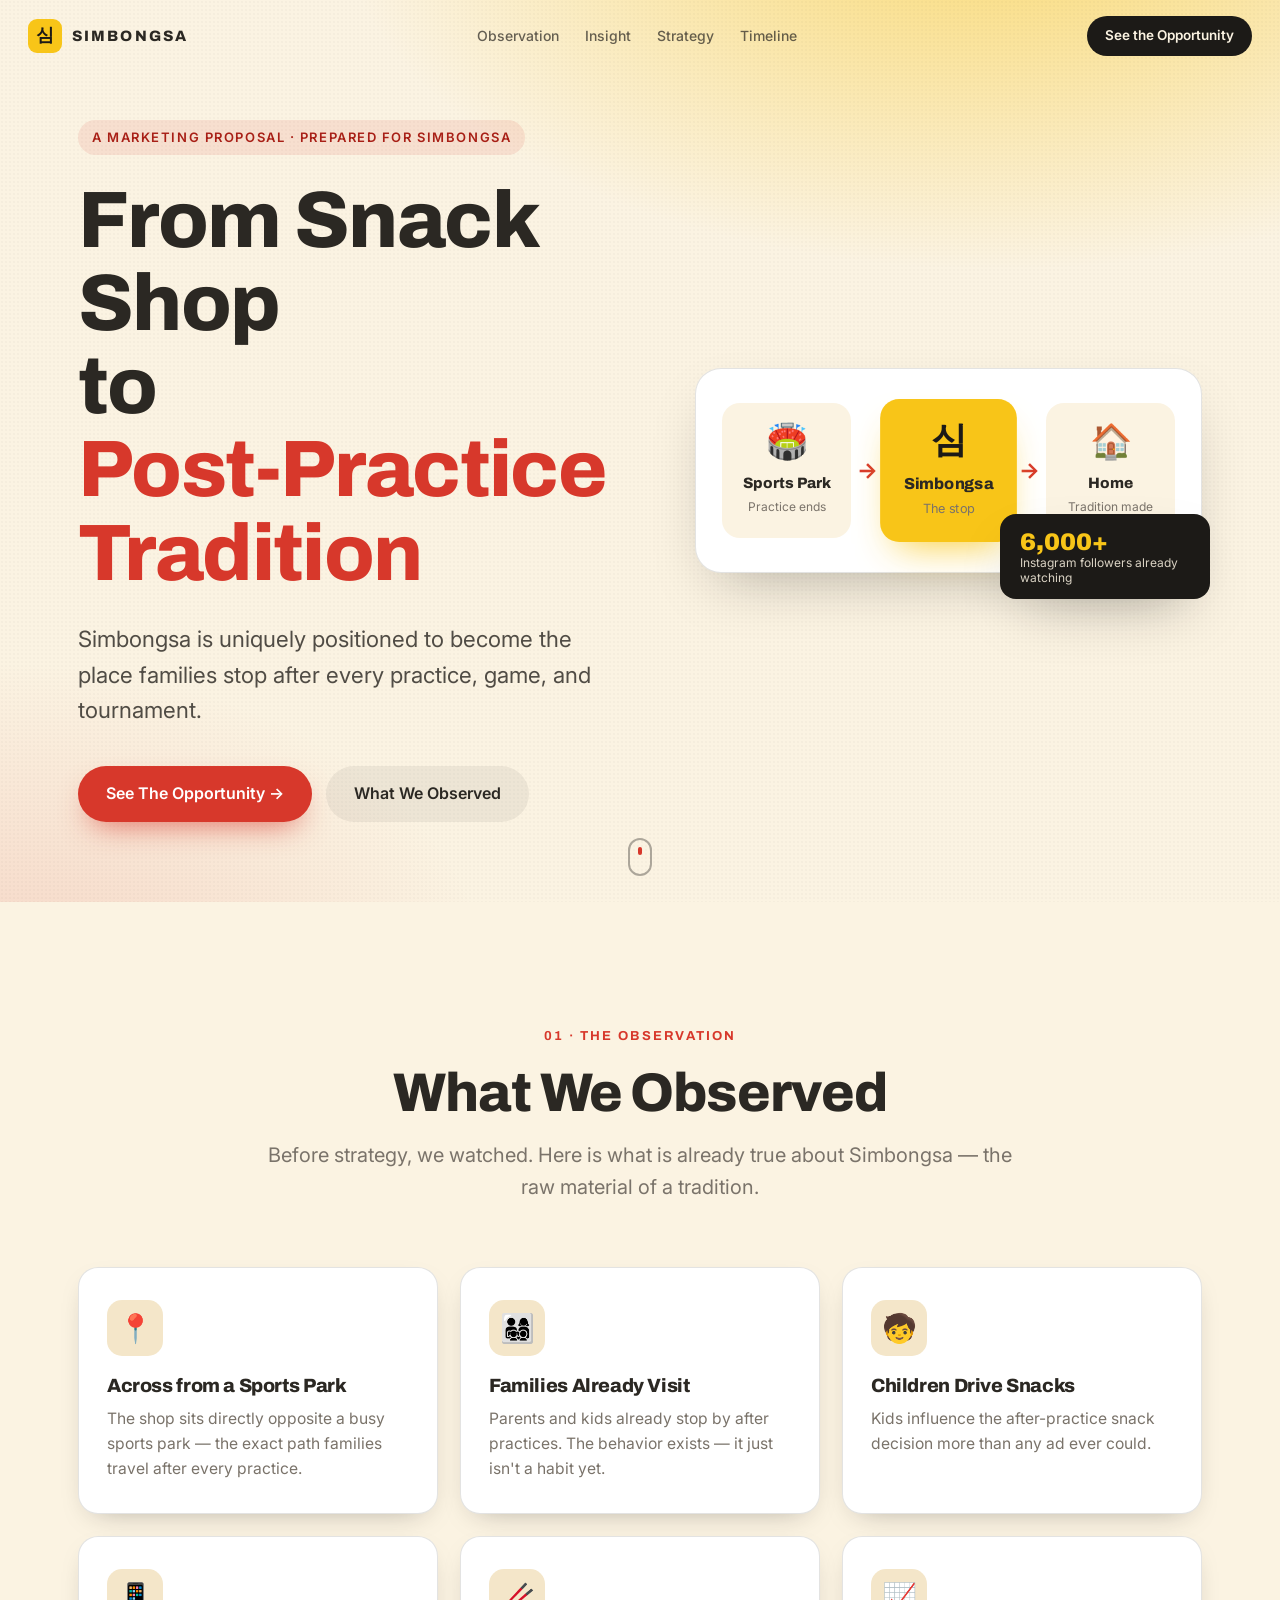
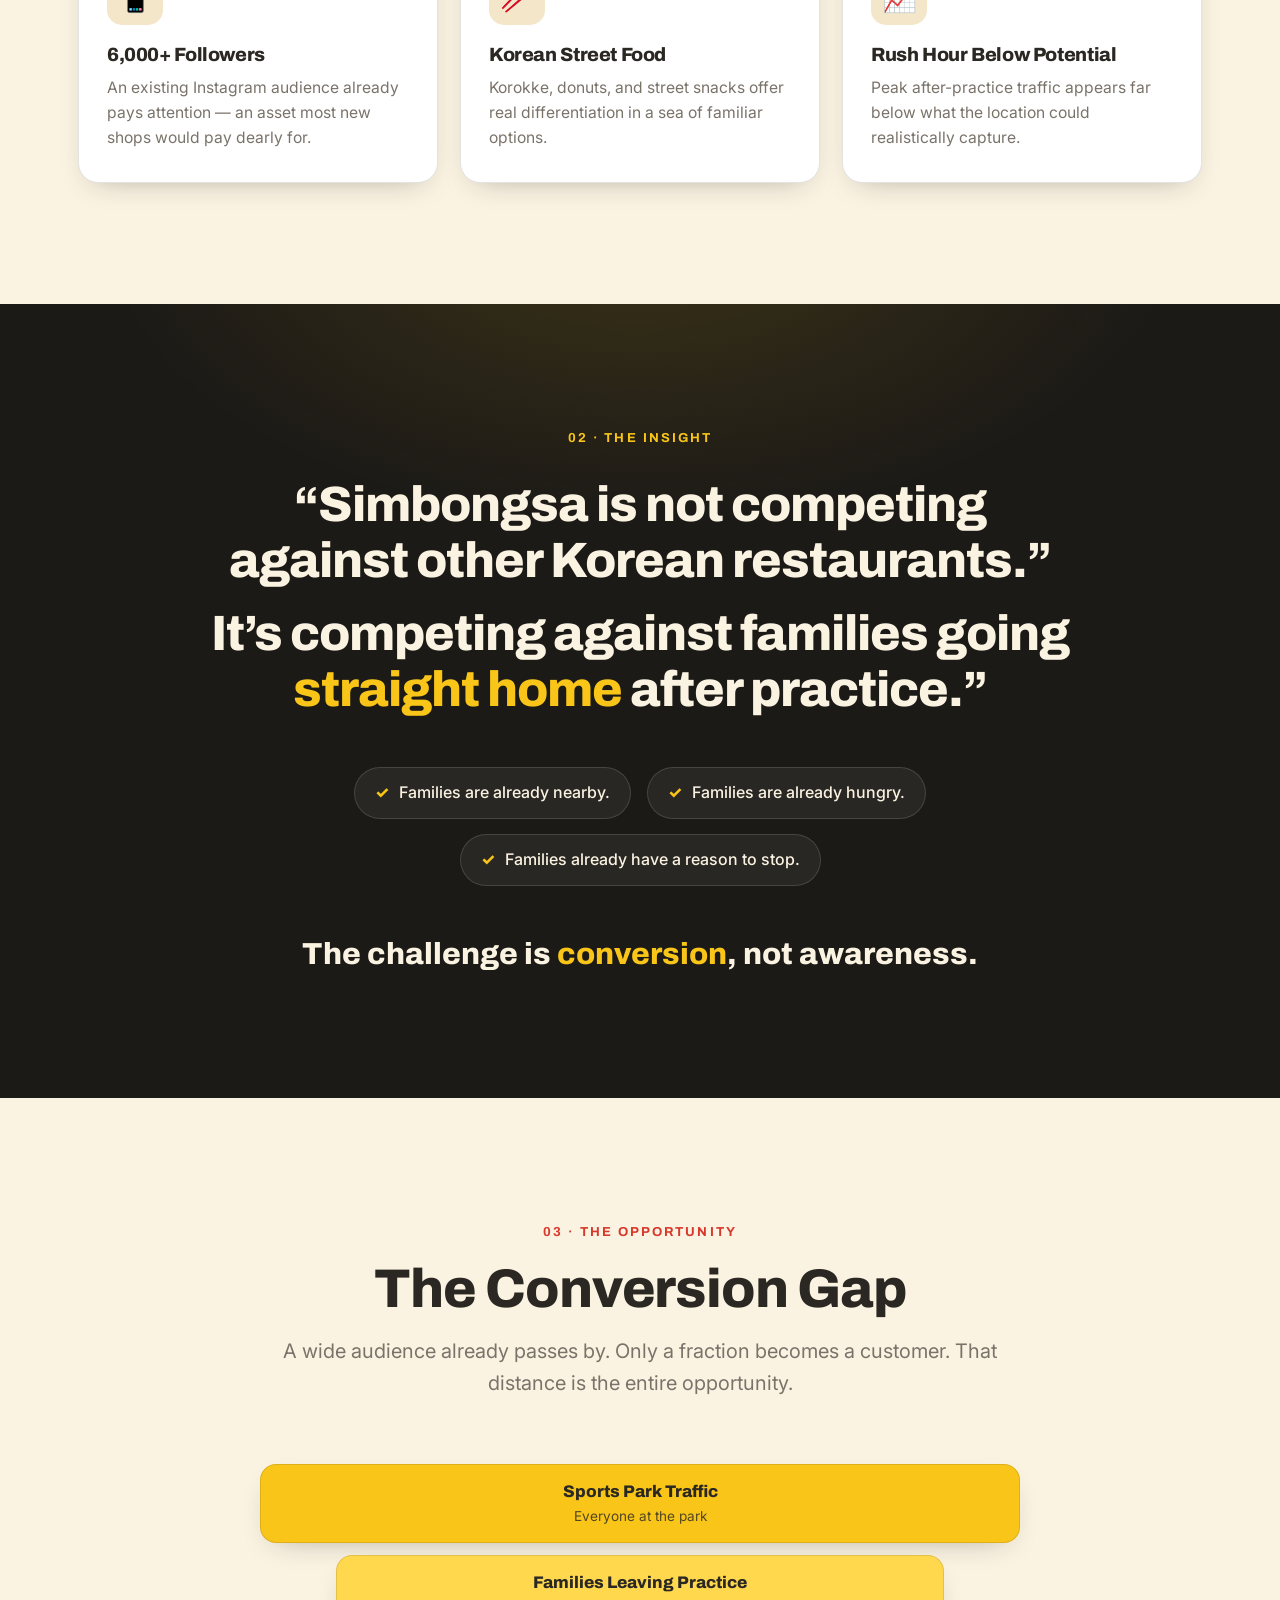
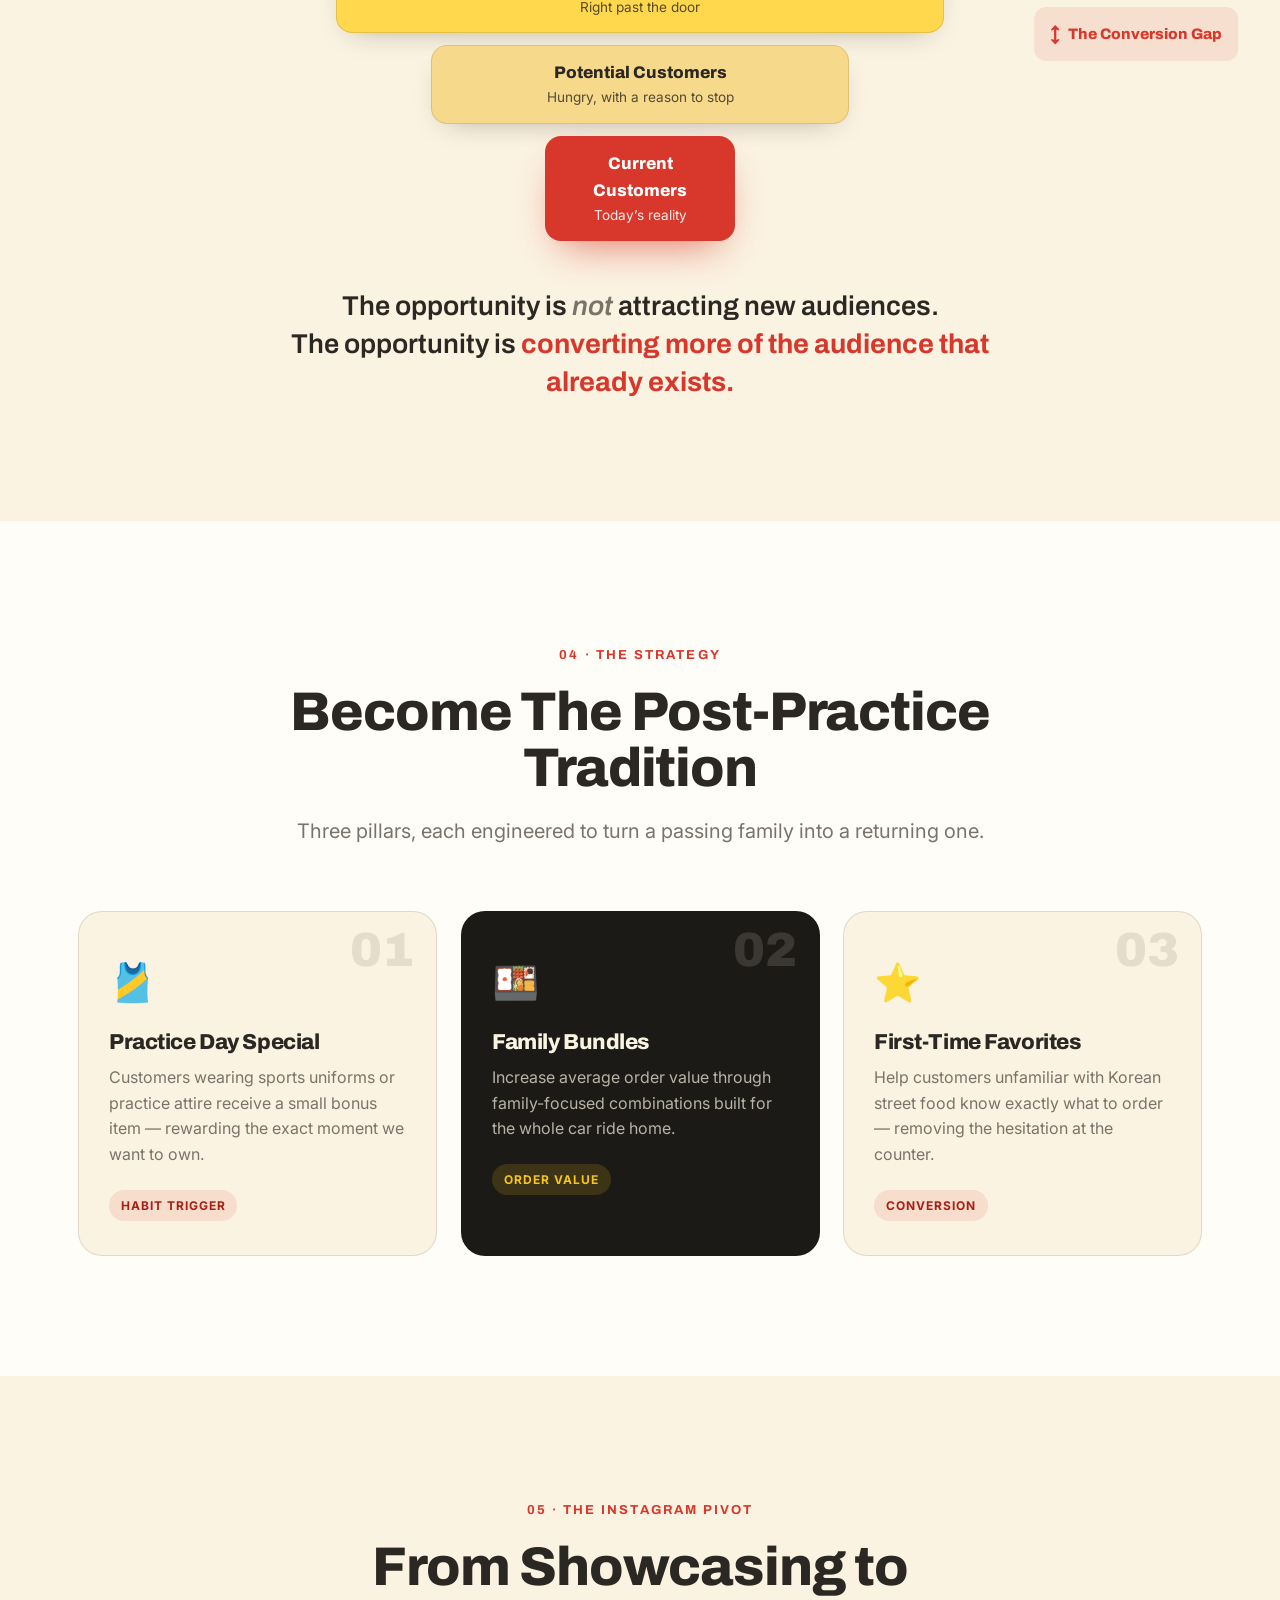
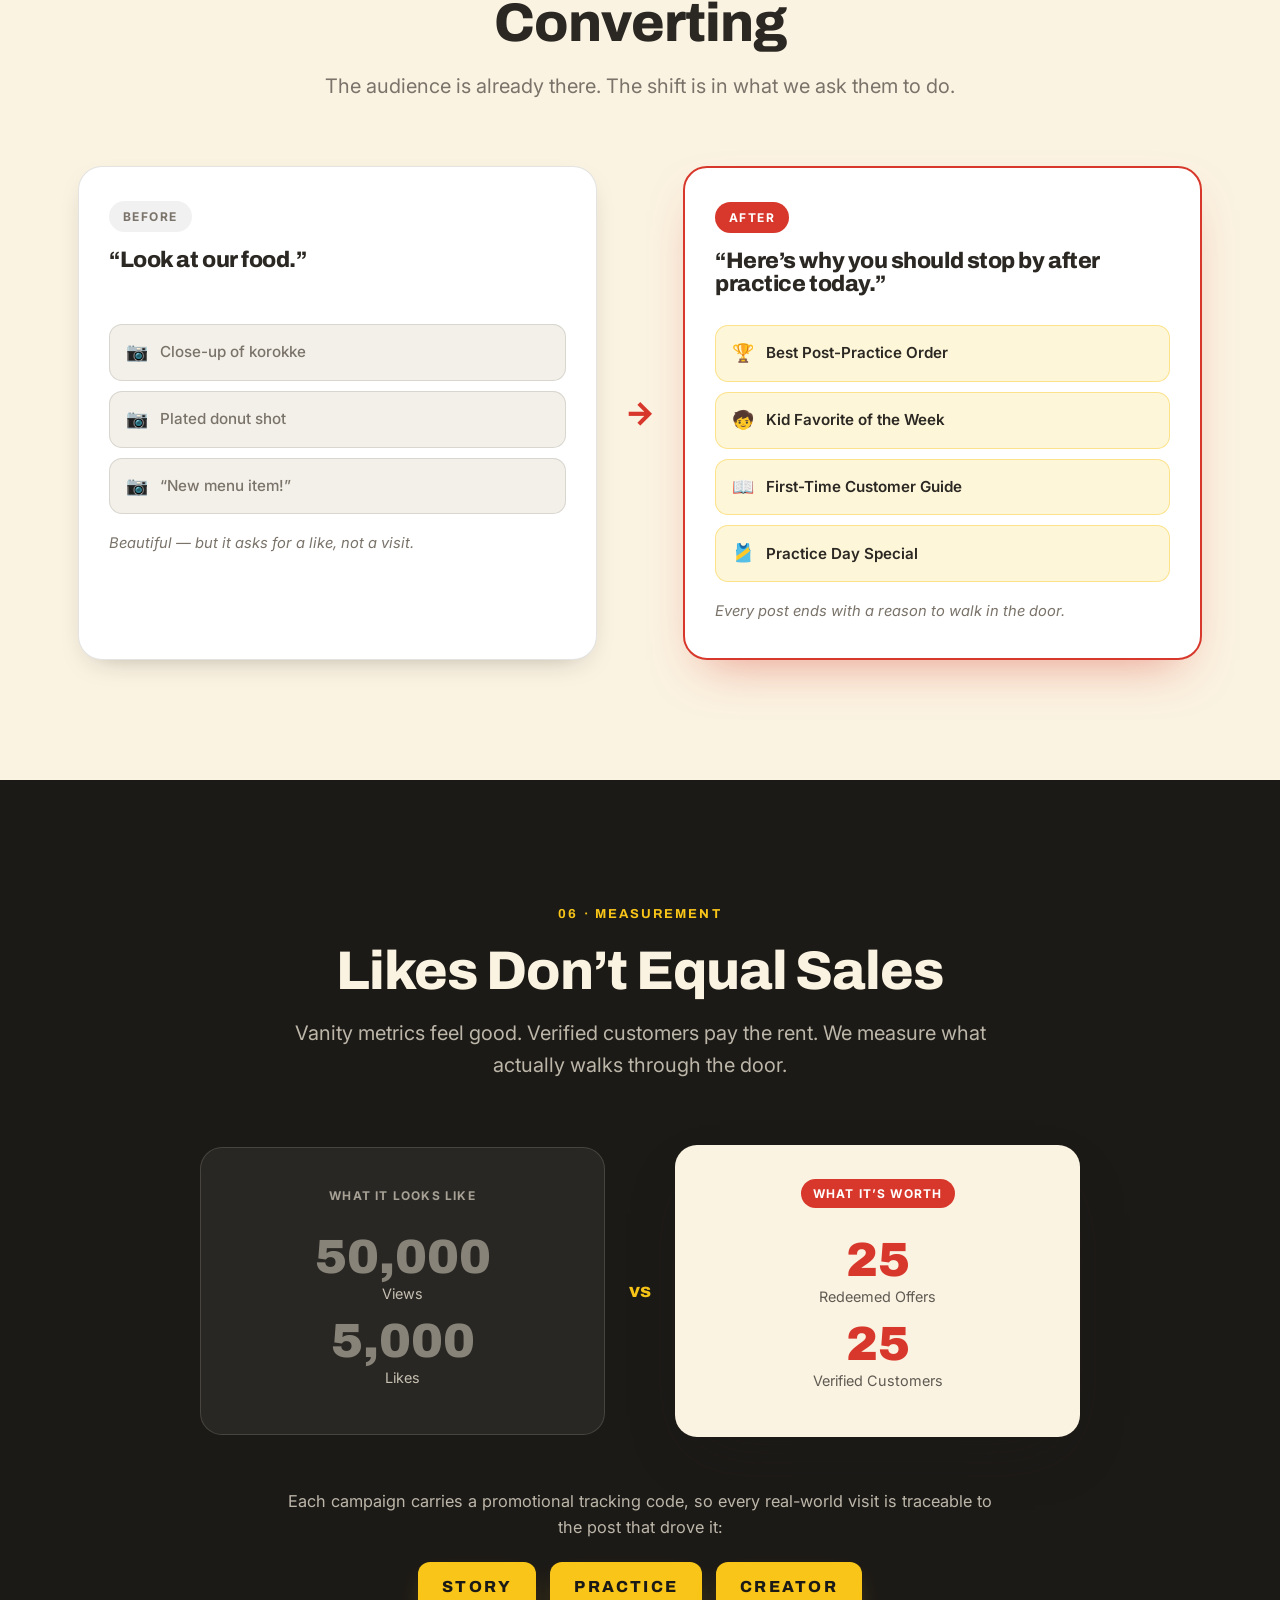
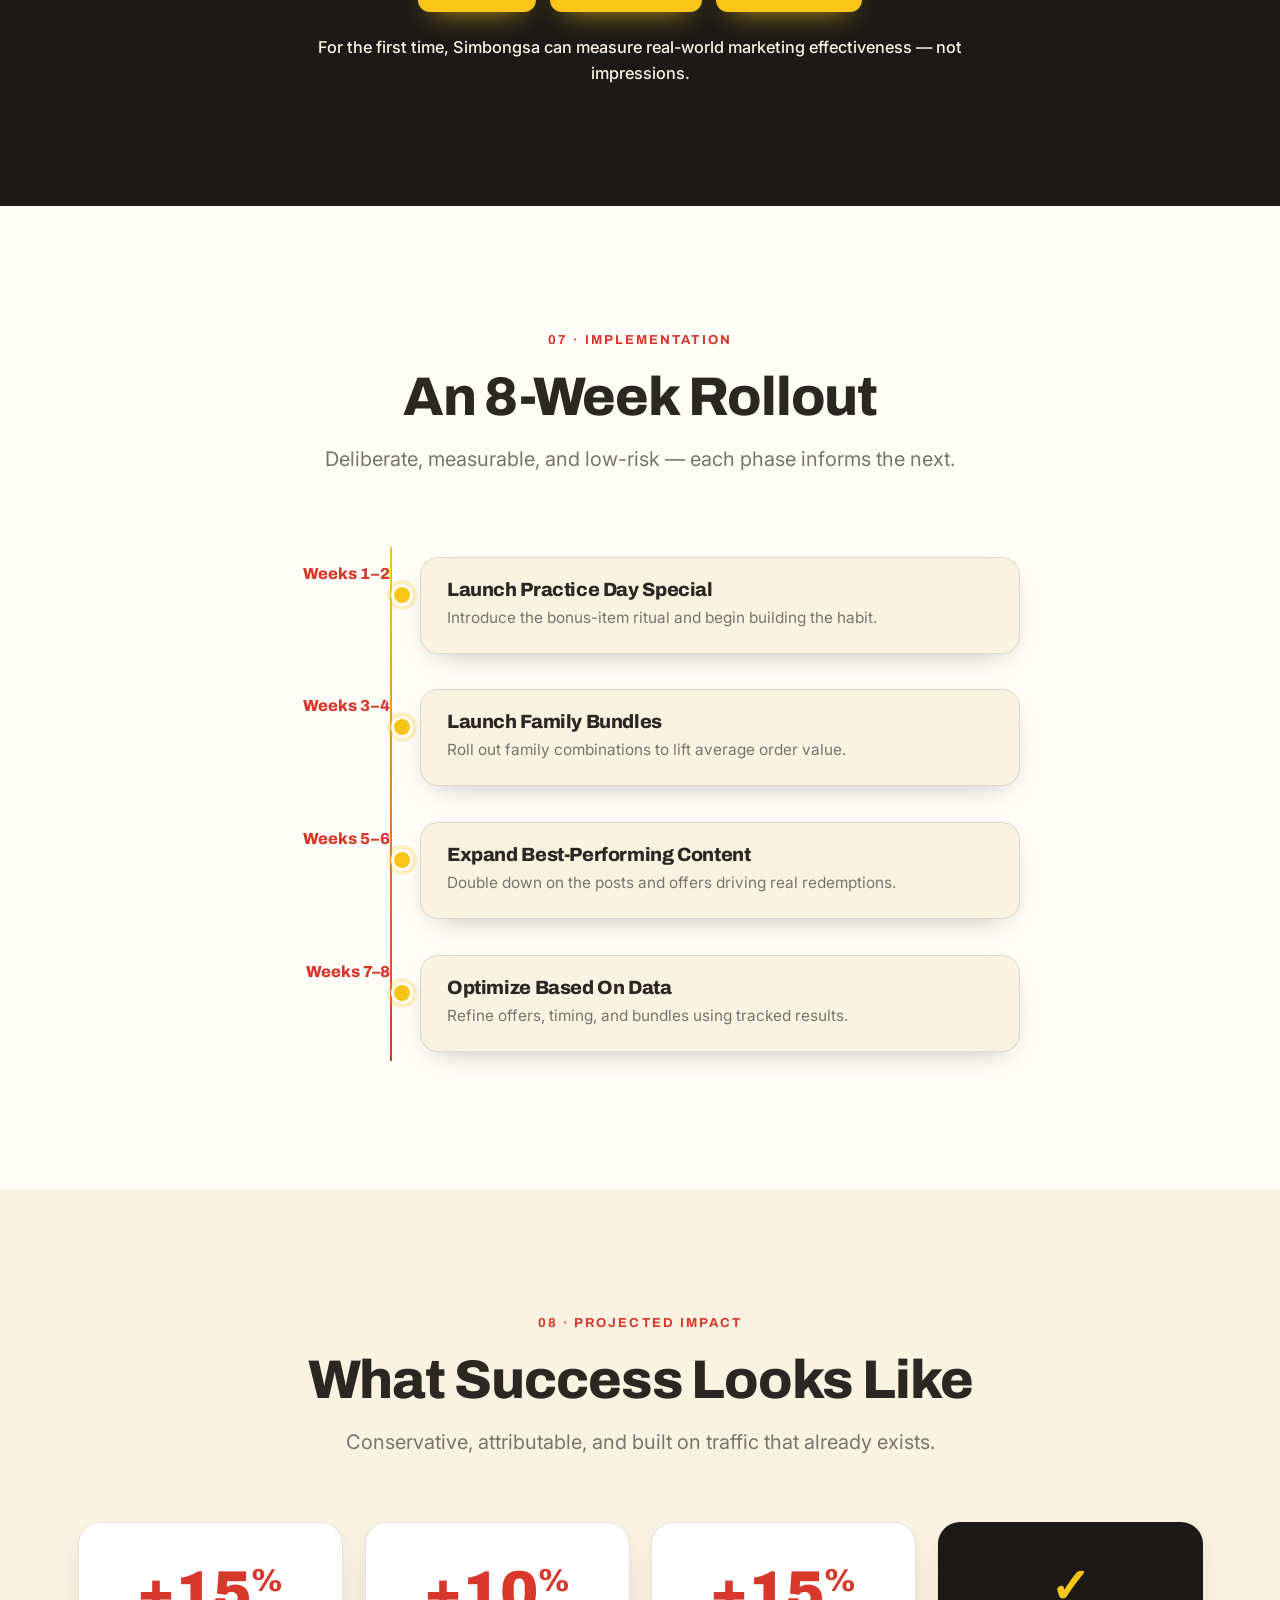
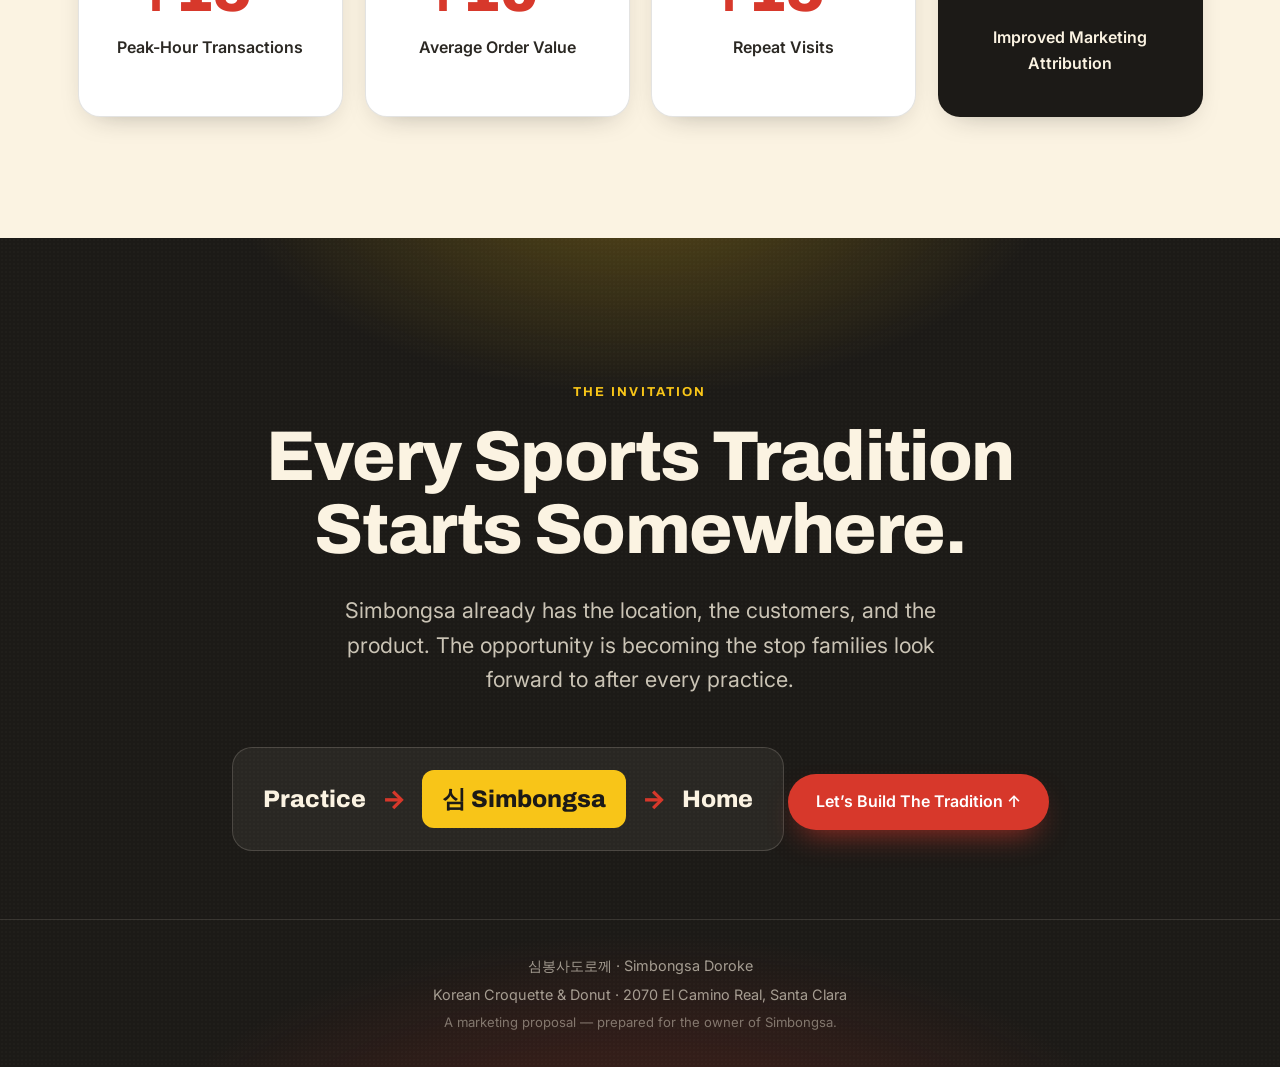
<file: index.html>
<!DOCTYPE html>
<html lang="en">
<head>
<meta charset="UTF-8" />
<meta name="viewport" content="width=device-width, initial-scale=1.0" />
<title>Simbongsa — The Post-Practice Tradition</title>
<meta name="description" content="A marketing proposal for Simbongsa: becoming the place families stop after every practice, game, and tournament." />
<link rel="preconnect" href="https://fonts.googleapis.com" />
<link rel="preconnect" href="https://fonts.gstatic.com" crossorigin />
<link href="https://fonts.googleapis.com/css2?family=Archivo:wght@400;500;600;700;800;900&family=Inter:wght@400;500;600;700&display=swap" rel="stylesheet" />
<link rel="stylesheet" href="styles.css" />
</head>
<body>

<!-- NAV -->
<header class="nav" id="nav">
  <a class="nav__brand" href="#hero">
    <span class="nav__mark">심</span>
    <span class="nav__name">SIMBONGSA</span>
  </a>
  <nav class="nav__links">
    <a href="#observation">Observation</a>
    <a href="#insight">Insight</a>
    <a href="#strategy">Strategy</a>
    <a href="#timeline">Timeline</a>
  </nav>
  <a href="#opportunity" class="nav__cta">See the Opportunity</a>
</header>

<!-- SECTION 1 — HERO -->
<section class="hero" id="hero">
  <div class="hero__grain"></div>
  <div class="hero__inner">
    <div class="hero__copy reveal">
      <span class="eyebrow">A Marketing Proposal · Prepared for Simbongsa</span>
      <h1 class="hero__title">
        From Snack Shop<br />
        to <span class="hl">Post-Practice<br />Tradition</span>
      </h1>
      <p class="hero__sub">
        Simbongsa is uniquely positioned to become the place families stop
        after every practice, game, and tournament.
      </p>
      <div class="hero__actions">
        <a href="#opportunity" class="btn btn--primary">See The Opportunity →</a>
        <a href="#observation" class="btn btn--ghost">What We Observed</a>
      </div>
    </div>

    <div class="hero__visual reveal">
      <div class="journey">
        <div class="journey__node journey__node--park">
          <div class="journey__icon">🏟️</div>
          <div class="journey__label">Sports Park</div>
          <div class="journey__sub">Practice ends</div>
        </div>
        <div class="journey__arrow">→</div>
        <div class="journey__node journey__node--shop is-active">
          <div class="journey__icon">심</div>
          <div class="journey__label">Simbongsa</div>
          <div class="journey__sub">The stop</div>
        </div>
        <div class="journey__arrow">→</div>
        <div class="journey__node journey__node--home">
          <div class="journey__icon">🏠</div>
          <div class="journey__label">Home</div>
          <div class="journey__sub">Tradition made</div>
        </div>
      </div>
      <div class="hero__badge">
        <span class="hero__badge-num">6,000+</span>
        <span class="hero__badge-text">Instagram followers already watching</span>
      </div>
    </div>
  </div>
  <a href="#observation" class="scroll-hint" aria-label="Scroll down">
    <span></span>
  </a>
</section>

<!-- SECTION 2 — THE OBSERVATION -->
<section class="section section--cream" id="observation">
  <div class="container">
    <div class="section__head reveal">
      <span class="kicker kicker--red">01 · The Observation</span>
      <h2 class="section__title">What We Observed</h2>
      <p class="section__lead">
        Before strategy, we watched. Here is what is already true about
        Simbongsa — the raw material of a tradition.
      </p>
    </div>

    <div class="obs-grid">
      <article class="obs-card reveal">
        <div class="obs-card__icon">📍</div>
        <h3>Across from a Sports Park</h3>
        <p>The shop sits directly opposite a busy sports park — the exact path families travel after every practice.</p>
      </article>
      <article class="obs-card reveal">
        <div class="obs-card__icon">👨‍👩‍👧‍👦</div>
        <h3>Families Already Visit</h3>
        <p>Parents and kids already stop by after practices. The behavior exists — it just isn't a habit yet.</p>
      </article>
      <article class="obs-card reveal">
        <div class="obs-card__icon">🧒</div>
        <h3>Children Drive Snacks</h3>
        <p>Kids influence the after-practice snack decision more than any ad ever could.</p>
      </article>
      <article class="obs-card reveal">
        <div class="obs-card__icon">📱</div>
        <h3>6,000+ Followers</h3>
        <p>An existing Instagram audience already pays attention — an asset most new shops would pay dearly for.</p>
      </article>
      <article class="obs-card reveal">
        <div class="obs-card__icon">🥢</div>
        <h3>Korean Street Food</h3>
        <p>Korokke, donuts, and street snacks offer real differentiation in a sea of familiar options.</p>
      </article>
      <article class="obs-card reveal">
        <div class="obs-card__icon">📈</div>
        <h3>Rush Hour Below Potential</h3>
        <p>Peak after-practice traffic appears far below what the location could realistically capture.</p>
      </article>
    </div>
  </div>
</section>

<!-- SECTION 3 — THE INSIGHT -->
<section class="section section--dark insight" id="insight">
  <div class="container insight__inner">
    <span class="kicker kicker--gold reveal">02 · The Insight</span>
    <blockquote class="insight__quote">
      <span class="insight__line reveal">“Simbongsa is not competing against other Korean restaurants.”</span>
      <span class="insight__line insight__line--reveal reveal">It’s competing against families going <span class="hl-gold">straight home</span> after practice.”</span>
    </blockquote>

    <div class="insight__points">
      <div class="insight__point reveal"><span>✓</span> Families are already nearby.</div>
      <div class="insight__point reveal"><span>✓</span> Families are already hungry.</div>
      <div class="insight__point reveal"><span>✓</span> Families already have a reason to stop.</div>
    </div>

    <p class="insight__punch reveal">
      The challenge is <span class="hl-gold">conversion</span>, not awareness.
    </p>
  </div>
</section>

<!-- SECTION 4 — THE OPPORTUNITY -->
<section class="section section--cream" id="opportunity">
  <div class="container">
    <div class="section__head reveal">
      <span class="kicker kicker--red">03 · The Opportunity</span>
      <h2 class="section__title">The Conversion Gap</h2>
      <p class="section__lead">
        A wide audience already passes by. Only a fraction becomes a customer.
        That distance is the entire opportunity.
      </p>
    </div>

    <div class="funnel reveal">
      <div class="funnel__stage" style="--w:100%">
        <span class="funnel__label">Sports Park Traffic</span>
        <span class="funnel__note">Everyone at the park</span>
      </div>
      <div class="funnel__stage" style="--w:80%">
        <span class="funnel__label">Families Leaving Practice</span>
        <span class="funnel__note">Right past the door</span>
      </div>
      <div class="funnel__stage" style="--w:55%">
        <span class="funnel__label">Potential Customers</span>
        <span class="funnel__note">Hungry, with a reason to stop</span>
      </div>
      <div class="funnel__stage funnel__stage--current" style="--w:25%">
        <span class="funnel__label">Current Customers</span>
        <span class="funnel__note">Today’s reality</span>
      </div>
      <div class="funnel__gap">
        <span class="funnel__gap-arrow">↕</span>
        The Conversion Gap
      </div>
    </div>

    <p class="opportunity__statement reveal">
      The opportunity is <em>not</em> attracting new audiences.<br />
      The opportunity is <strong>converting more of the audience that already exists.</strong>
    </p>
  </div>
</section>

<!-- SECTION 5 — THE STRATEGY -->
<section class="section section--white" id="strategy">
  <div class="container">
    <div class="section__head reveal">
      <span class="kicker kicker--red">04 · The Strategy</span>
      <h2 class="section__title">Become The Post-Practice Tradition</h2>
      <p class="section__lead">
        Three pillars, each engineered to turn a passing family into a
        returning one.
      </p>
    </div>

    <div class="pillars">
      <article class="pillar reveal">
        <span class="pillar__num">01</span>
        <div class="pillar__icon">🎽</div>
        <h3>Practice Day Special</h3>
        <p>Customers wearing sports uniforms or practice attire receive a small bonus item — rewarding the exact moment we want to own.</p>
        <span class="pillar__tag">Habit trigger</span>
      </article>
      <article class="pillar pillar--featured reveal">
        <span class="pillar__num">02</span>
        <div class="pillar__icon">🍱</div>
        <h3>Family Bundles</h3>
        <p>Increase average order value through family-focused combinations built for the whole car ride home.</p>
        <span class="pillar__tag">Order value</span>
      </article>
      <article class="pillar reveal">
        <span class="pillar__num">03</span>
        <div class="pillar__icon">⭐</div>
        <h3>First-Time Favorites</h3>
        <p>Help customers unfamiliar with Korean street food know exactly what to order — removing the hesitation at the counter.</p>
        <span class="pillar__tag">Conversion</span>
      </article>
    </div>
  </div>
</section>

<!-- SECTION 6 — INSTAGRAM PIVOT -->
<section class="section section--cream" id="instagram">
  <div class="container">
    <div class="section__head reveal">
      <span class="kicker kicker--red">05 · The Instagram Pivot</span>
      <h2 class="section__title">From Showcasing to Converting</h2>
      <p class="section__lead">
        The audience is already there. The shift is in what we ask them to do.
      </p>
    </div>

    <div class="pivot">
      <div class="pivot__col pivot__col--before reveal">
        <span class="pivot__tag">Before</span>
        <h3 class="pivot__headline">“Look at our food.”</h3>
        <div class="pivot__samples">
          <div class="post-card post-card--muted"><span>📷</span> Close-up of korokke</div>
          <div class="post-card post-card--muted"><span>📷</span> Plated donut shot</div>
          <div class="post-card post-card--muted"><span>📷</span> “New menu item!”</div>
        </div>
        <p class="pivot__caption">Beautiful — but it asks for a like, not a visit.</p>
      </div>

      <div class="pivot__divider"><span>→</span></div>

      <div class="pivot__col pivot__col--after reveal">
        <span class="pivot__tag pivot__tag--red">After</span>
        <h3 class="pivot__headline">“Here’s why you should stop by after practice today.”</h3>
        <div class="pivot__samples">
          <div class="post-card"><span>🏆</span> Best Post-Practice Order</div>
          <div class="post-card"><span>🧒</span> Kid Favorite of the Week</div>
          <div class="post-card"><span>📖</span> First-Time Customer Guide</div>
          <div class="post-card"><span>🎽</span> Practice Day Special</div>
        </div>
        <p class="pivot__caption">Every post ends with a reason to walk in the door.</p>
      </div>
    </div>
  </div>
</section>

<!-- SECTION 7 — MEASUREMENT -->
<section class="section section--dark" id="measurement">
  <div class="container">
    <div class="section__head reveal">
      <span class="kicker kicker--gold">06 · Measurement</span>
      <h2 class="section__title section__title--light">Likes Don’t Equal Sales</h2>
      <p class="section__lead section__lead--light">
        Vanity metrics feel good. Verified customers pay the rent. We measure
        what actually walks through the door.
      </p>
    </div>

    <div class="measure">
      <div class="measure__side measure__side--vanity reveal">
        <span class="measure__tag">What it looks like</span>
        <div class="measure__stat"><strong>50,000</strong><span>Views</span></div>
        <div class="measure__stat"><strong>5,000</strong><span>Likes</span></div>
      </div>
      <div class="measure__vs">vs</div>
      <div class="measure__side measure__side--real reveal">
        <span class="measure__tag measure__tag--red">What it’s worth</span>
        <div class="measure__stat"><strong>25</strong><span>Redeemed Offers</span></div>
        <div class="measure__stat"><strong>25</strong><span>Verified Customers</span></div>
      </div>
    </div>

    <div class="codes reveal">
      <p class="codes__intro">Each campaign carries a promotional tracking code, so every real-world visit is traceable to the post that drove it:</p>
      <div class="codes__row">
        <span class="code-chip">STORY</span>
        <span class="code-chip">PRACTICE</span>
        <span class="code-chip">CREATOR</span>
      </div>
      <p class="codes__outro">For the first time, Simbongsa can measure real-world marketing effectiveness — not impressions.</p>
    </div>
  </div>
</section>

<!-- SECTION 8 — IMPLEMENTATION TIMELINE -->
<section class="section section--white" id="timeline">
  <div class="container">
    <div class="section__head reveal">
      <span class="kicker kicker--red">07 · Implementation</span>
      <h2 class="section__title">An 8-Week Rollout</h2>
      <p class="section__lead">
        Deliberate, measurable, and low-risk — each phase informs the next.
      </p>
    </div>

    <ol class="timeline">
      <li class="timeline__item reveal">
        <span class="timeline__week">Weeks 1–2</span>
        <div class="timeline__body">
          <h3>Launch Practice Day Special</h3>
          <p>Introduce the bonus-item ritual and begin building the habit.</p>
        </div>
      </li>
      <li class="timeline__item reveal">
        <span class="timeline__week">Weeks 3–4</span>
        <div class="timeline__body">
          <h3>Launch Family Bundles</h3>
          <p>Roll out family combinations to lift average order value.</p>
        </div>
      </li>
      <li class="timeline__item reveal">
        <span class="timeline__week">Weeks 5–6</span>
        <div class="timeline__body">
          <h3>Expand Best-Performing Content</h3>
          <p>Double down on the posts and offers driving real redemptions.</p>
        </div>
      </li>
      <li class="timeline__item reveal">
        <span class="timeline__week">Weeks 7–8</span>
        <div class="timeline__body">
          <h3>Optimize Based On Data</h3>
          <p>Refine offers, timing, and bundles using tracked results.</p>
        </div>
      </li>
    </ol>
  </div>
</section>

<!-- SECTION 9 — PROJECTED IMPACT -->
<section class="section section--cream" id="impact">
  <div class="container">
    <div class="section__head reveal">
      <span class="kicker kicker--red">08 · Projected Impact</span>
      <h2 class="section__title">What Success Looks Like</h2>
      <p class="section__lead">
        Conservative, attributable, and built on traffic that already exists.
      </p>
    </div>

    <div class="metrics">
      <div class="metric reveal">
        <span class="metric__value">+15<span>%</span></span>
        <span class="metric__label">Peak-Hour Transactions</span>
      </div>
      <div class="metric reveal">
        <span class="metric__value">+10<span>%</span></span>
        <span class="metric__label">Average Order Value</span>
      </div>
      <div class="metric reveal">
        <span class="metric__value">+15<span>%</span></span>
        <span class="metric__label">Repeat Visits</span>
      </div>
      <div class="metric metric--soft reveal">
        <span class="metric__value metric__value--text">✓</span>
        <span class="metric__label">Improved Marketing Attribution</span>
      </div>
    </div>
  </div>
</section>

<!-- FINAL SECTION -->
<section class="section finale" id="finale">
  <div class="finale__grain"></div>
  <div class="container finale__inner">
    <span class="kicker kicker--gold reveal">The Invitation</span>
    <h2 class="finale__title reveal">Every Sports Tradition<br />Starts Somewhere.</h2>
    <p class="finale__sub reveal">
      Simbongsa already has the location, the customers, and the product.
      The opportunity is becoming the stop families look forward to after
      every practice.
    </p>

    <div class="finale__journey reveal">
      <span class="finale__node">Practice</span>
      <span class="finale__arrow">→</span>
      <span class="finale__node finale__node--mark">심 Simbongsa</span>
      <span class="finale__arrow">→</span>
      <span class="finale__node">Home</span>
    </div>

    <a href="#hero" class="btn btn--primary finale__cta reveal">Let’s Build The Tradition ↑</a>
  </div>
  <footer class="footer">
    <span>심봉사도로께 · Simbongsa Doroke</span>
    <span>Korean Croquette &amp; Donut · 2070 El Camino Real, Santa Clara</span>
    <span class="footer__note">A marketing proposal — prepared for the owner of Simbongsa.</span>
  </footer>
</section>

<script src="script.js"></script>
</body>
</html>
</file>
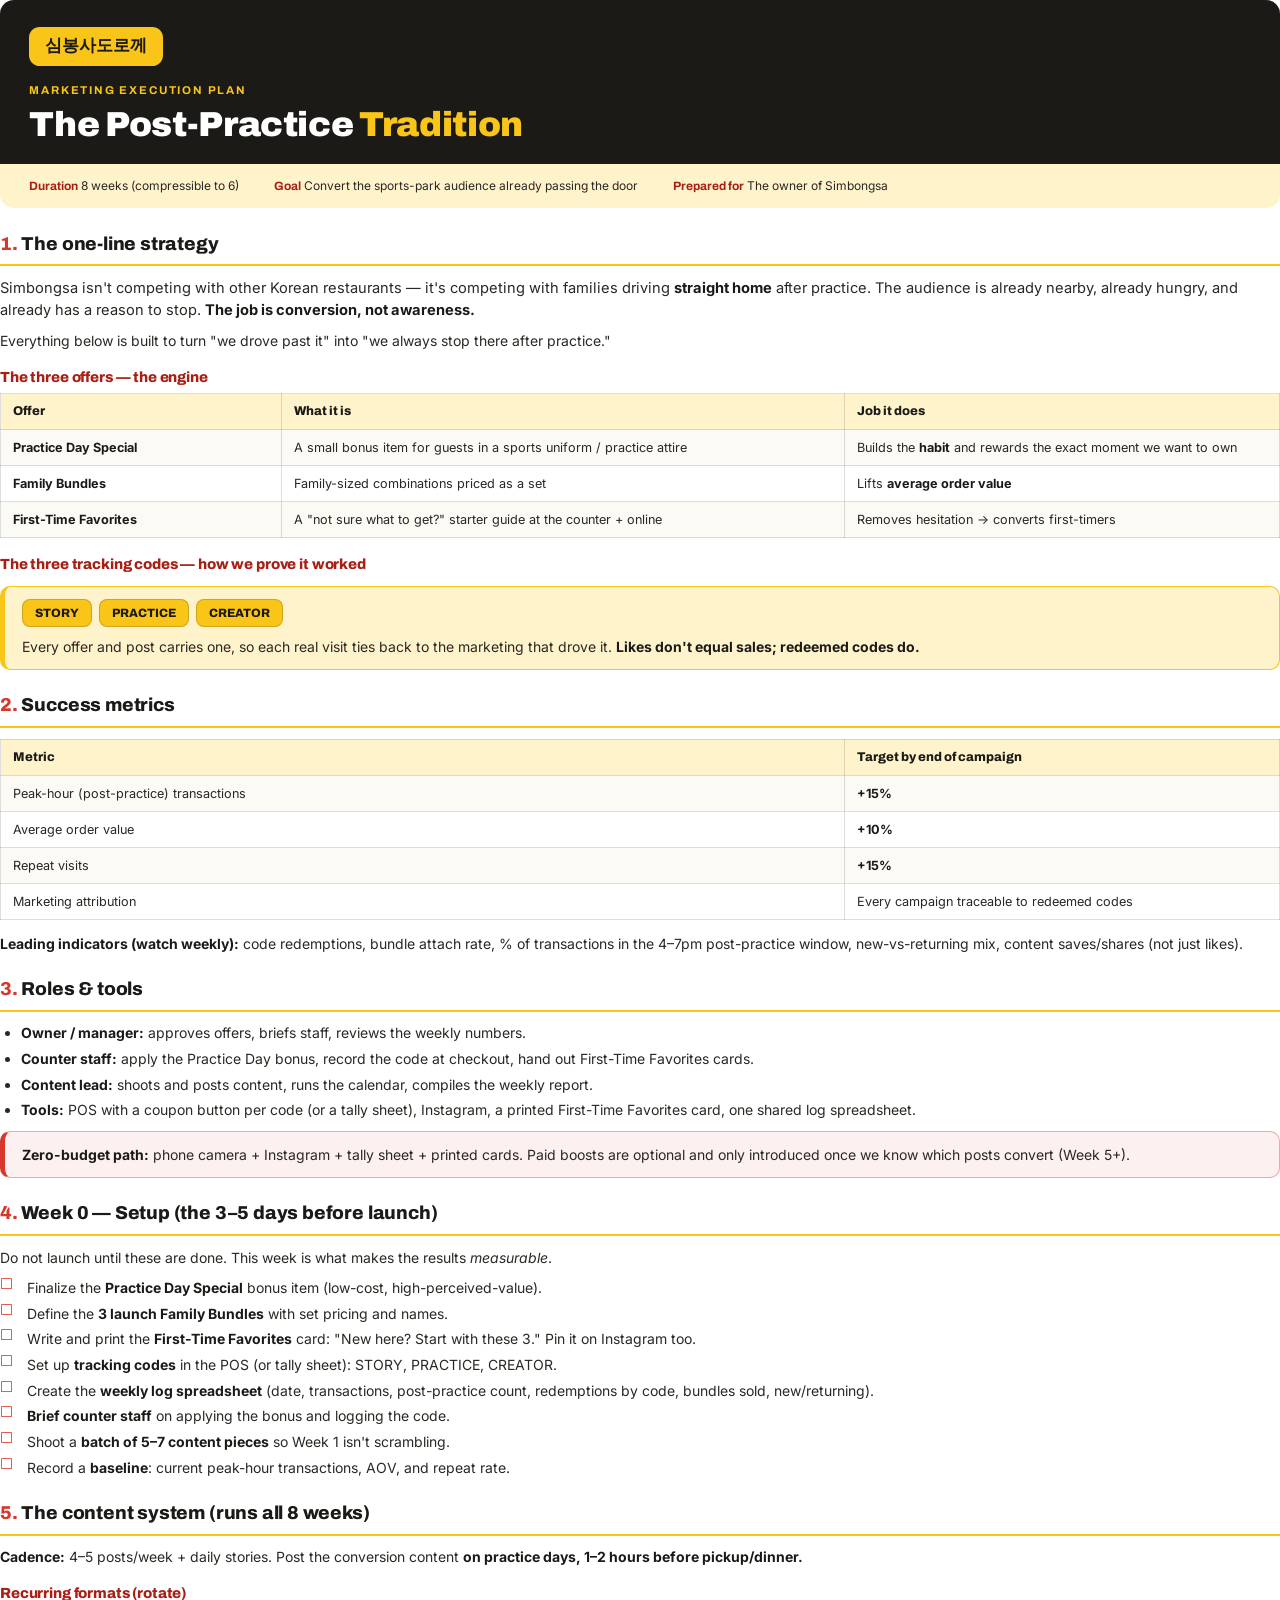
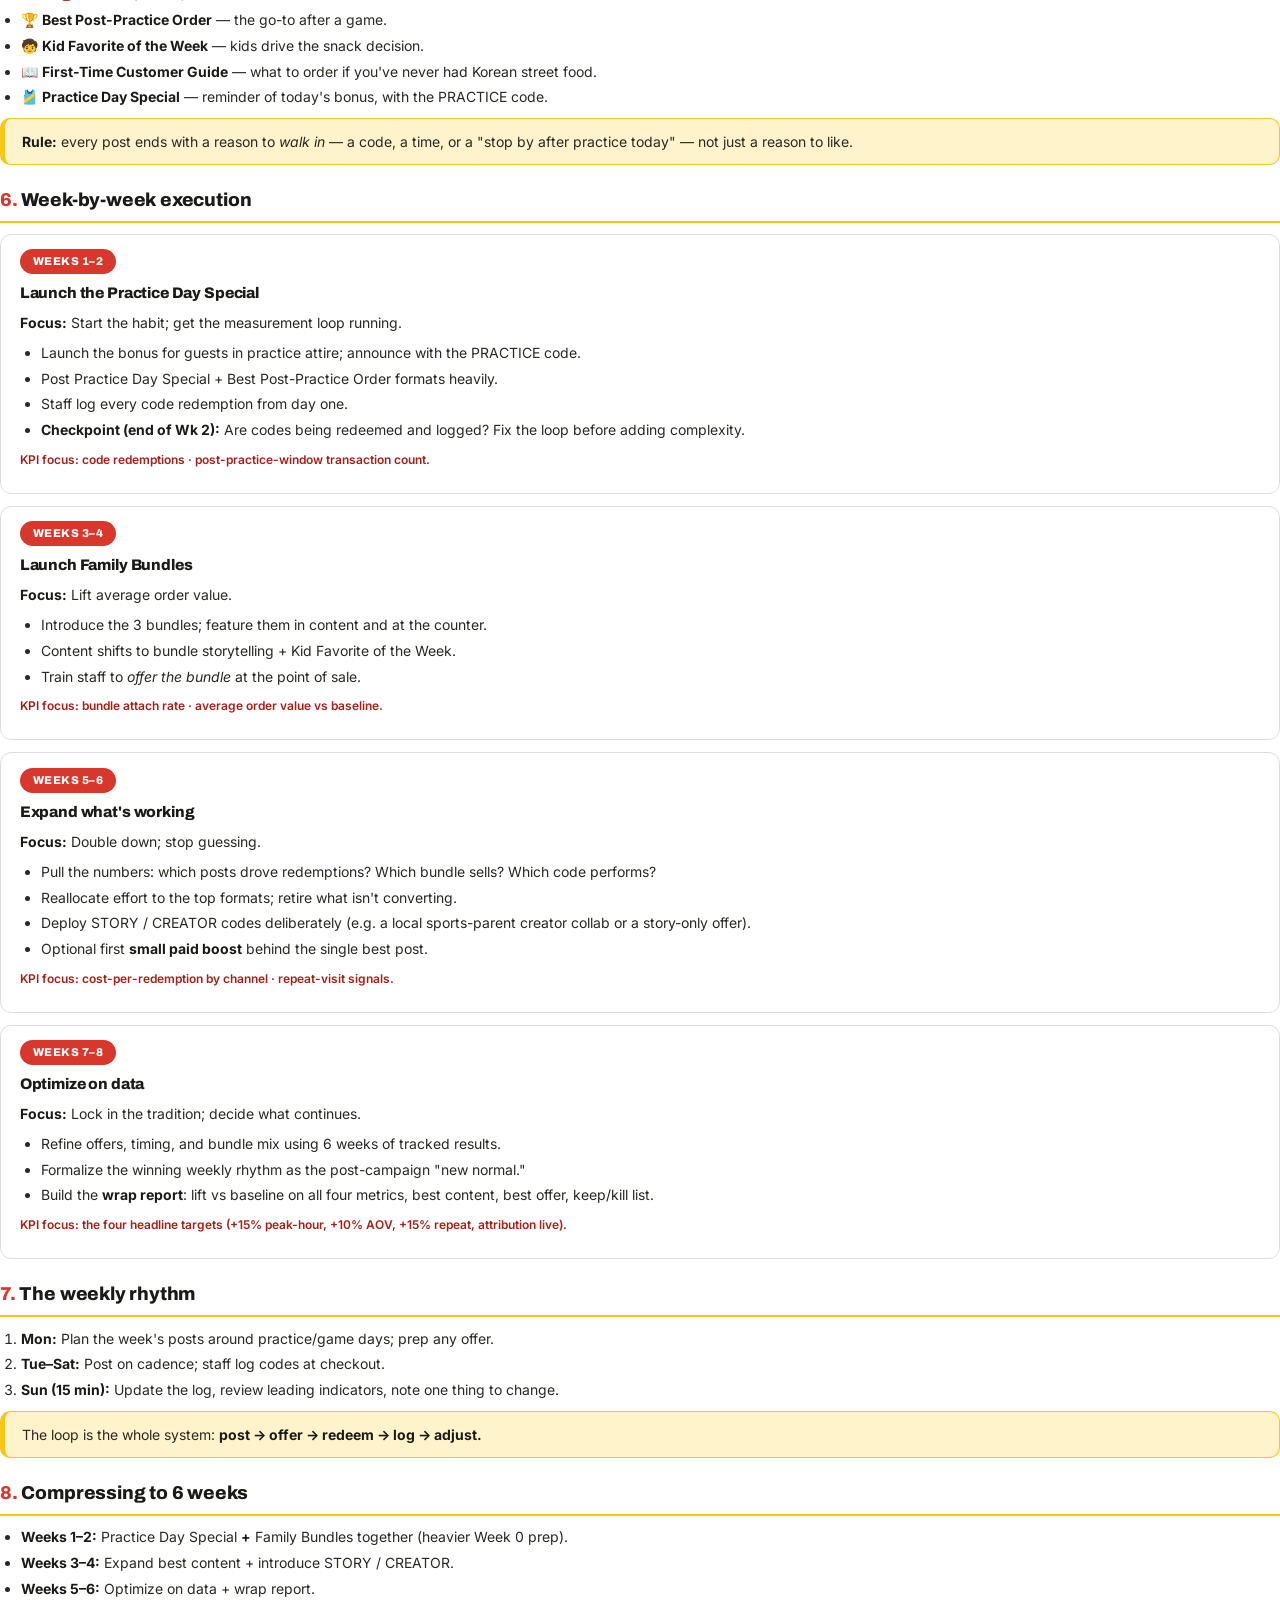
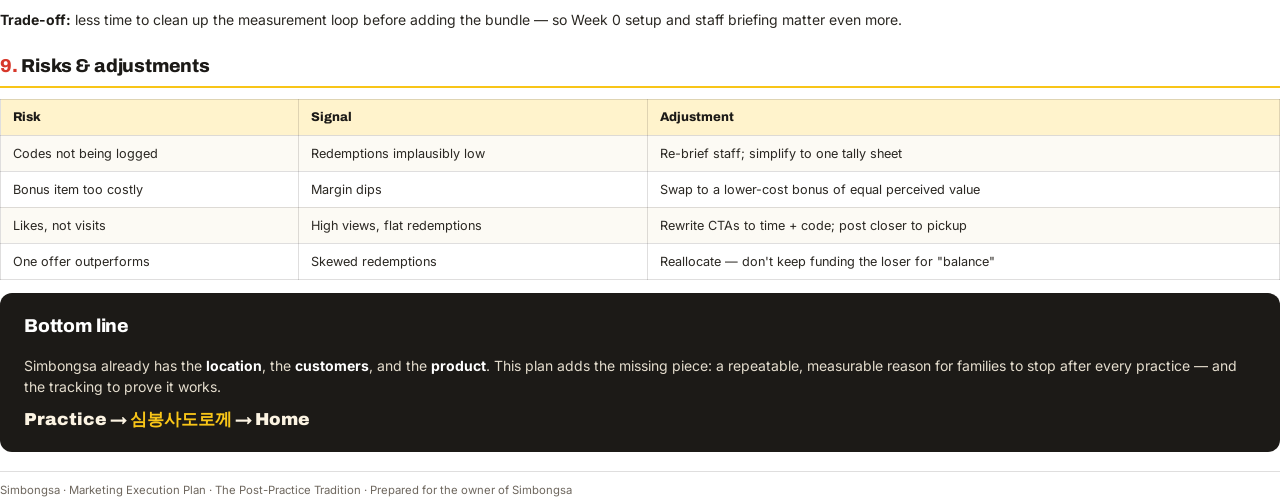
<file: plan.html>
<!DOCTYPE html>
<html lang="en">
<head>
<meta charset="UTF-8" />
<title>Simbongsa — Marketing Execution Plan</title>
<link rel="preconnect" href="https://fonts.googleapis.com" />
<link rel="preconnect" href="https://fonts.gstatic.com" crossorigin />
<link href="https://fonts.googleapis.com/css2?family=Archivo:wght@400;500;600;700;800;900&family=Inter:wght@400;500;600;700&display=swap" rel="stylesheet" />
<style>
  :root{
    --yellow:#F8C518; --yellow-soft:#FFF3CC; --red:#D7382B; --red-deep:#A81F16;
    --cream:#FBF3E2; --charcoal:#1C1A17; --ink:#2B2823; --muted:#6E675E;
    --line:rgba(28,26,23,.14);
  }
  *{margin:0;padding:0;box-sizing:border-box;}
  @page{ size:A4; margin:16mm 15mm; }
  body{
    font-family:'Inter',system-ui,sans-serif; color:var(--ink); font-size:10.5pt; line-height:1.5;
    -webkit-print-color-adjust:exact; print-color-adjust:exact;
  }
  h1,h2,h3{ font-family:'Archivo',sans-serif; letter-spacing:-.01em; }

  /* Cover header */
  .cover{ border-radius:14px; overflow:hidden; margin-bottom:14pt; break-inside:avoid; }
  .cover__top{ background:var(--charcoal); color:var(--cream); padding:20pt 22pt 16pt; }
  .badge{
    display:inline-block; background:var(--yellow); color:var(--charcoal);
    font-family:'Archivo'; font-weight:900; font-size:13pt; padding:5pt 12pt; border-radius:8pt; margin-bottom:12pt;
  }
  .cover__eyebrow{ font-family:'Archivo'; font-weight:700; letter-spacing:.16em; text-transform:uppercase; font-size:8.5pt; color:var(--yellow); margin-bottom:6pt; }
  .cover h1{ font-size:26pt; font-weight:900; line-height:1.02; color:#fff; }
  .cover h1 .hl{ color:var(--yellow); }
  .cover__meta{ background:var(--yellow-soft); padding:10pt 22pt; display:flex; flex-wrap:wrap; gap:4pt 26pt; font-size:9pt; }
  .cover__meta b{ font-family:'Archivo'; color:var(--red-deep); }

  h2{
    font-size:14pt; font-weight:800; color:var(--charcoal); margin:16pt 0 8pt;
    padding-bottom:5pt; border-bottom:2px solid var(--yellow); break-after:avoid;
  }
  h2 .n{ color:var(--red); }
  h3{ font-size:11pt; font-weight:800; color:var(--red-deep); margin:11pt 0 4pt; break-after:avoid; }
  p{ margin:0 0 7pt; }
  .lead{ font-size:11pt; }
  strong{ color:var(--charcoal); }

  ul,ol{ margin:0 0 8pt 16pt; }
  li{ margin-bottom:3.5pt; }

  table{ width:100%; border-collapse:collapse; margin:4pt 0 10pt; font-size:9.5pt; break-inside:avoid; }
  th,td{ text-align:left; padding:6pt 9pt; border:1px solid var(--line); vertical-align:top; }
  th{ background:var(--yellow-soft); font-family:'Archivo'; font-weight:800; color:var(--charcoal); }
  tr:nth-child(even) td{ background:#FCFAF4; }

  .callout{
    background:var(--yellow-soft); border:1px solid var(--yellow); border-left:5px solid var(--yellow);
    border-radius:10px; padding:9pt 13pt; margin:8pt 0; break-inside:avoid;
  }
  .callout--red{ background:rgba(215,56,43,.07); border-color:rgba(215,56,43,.4); border-left-color:var(--red); }
  .codes{ font-family:'Archivo'; font-weight:800; letter-spacing:.06em; }
  .chip{
    display:inline-block; background:var(--yellow); border:1px solid rgba(28,26,23,.18);
    color:var(--charcoal); font-family:'Archivo'; font-weight:800; font-size:9pt;
    padding:3pt 9pt; border-radius:6pt; margin-right:5pt;
  }
  .checklist{ list-style:none; margin-left:0; }
  .checklist li{ padding-left:20pt; position:relative; }
  .checklist li::before{ content:'☐'; position:absolute; left:0; color:var(--red); font-size:11pt; line-height:1; }

  .week{ break-inside:avoid; border:1px solid var(--line); border-radius:11px; padding:11pt 14pt; margin-bottom:9pt; }
  .week__tag{
    display:inline-block; background:var(--red); color:#fff; font-family:'Archivo'; font-weight:800;
    font-size:8.5pt; letter-spacing:.04em; text-transform:uppercase; padding:3pt 10pt; border-radius:999px; margin-bottom:6pt;
  }
  .week h3{ margin:0 0 5pt; color:var(--charcoal); font-size:11.5pt; }
  .week .kpi{ font-size:9pt; color:var(--red-deep); font-weight:600; }

  .footer-note{ margin-top:14pt; padding-top:8pt; border-top:1px solid var(--line); font-size:8.5pt; color:var(--muted); }
  .bottomline{ background:var(--charcoal); color:var(--cream); border-radius:12px; padding:14pt 18pt; break-inside:avoid; }
  .bottomline h2{ color:#fff; border:0; margin:0 0 6pt; }
  .bottomline .journey{ font-family:'Archivo'; font-weight:900; font-size:13pt; margin-top:8pt; }
  .bottomline .journey .mark{ color:var(--yellow); }
  .avoid{ break-inside:avoid; }
</style>
</head>
<body>

  <div class="cover">
    <div class="cover__top">
      <span class="badge">심봉사도로께</span>
      <div class="cover__eyebrow">Marketing Execution Plan</div>
      <h1>The Post-Practice <span class="hl">Tradition</span></h1>
    </div>
    <div class="cover__meta">
      <span><b>Duration</b> 8 weeks (compressible to 6)</span>
      <span><b>Goal</b> Convert the sports-park audience already passing the door</span>
      <span><b>Prepared for</b> The owner of Simbongsa</span>
    </div>
  </div>

  <h2><span class="n">1.</span> The one-line strategy</h2>
  <p class="lead">Simbongsa isn't competing with other Korean restaurants — it's competing with families driving <strong>straight home</strong> after practice. The audience is already nearby, already hungry, and already has a reason to stop. <strong>The job is conversion, not awareness.</strong></p>
  <p>Everything below is built to turn "we drove past it" into "we always stop there after practice."</p>

  <h3>The three offers — the engine</h3>
  <table>
    <tr><th style="width:22%">Offer</th><th style="width:44%">What it is</th><th>Job it does</th></tr>
    <tr><td><strong>Practice Day Special</strong></td><td>A small bonus item for guests in a sports uniform / practice attire</td><td>Builds the <strong>habit</strong> and rewards the exact moment we want to own</td></tr>
    <tr><td><strong>Family Bundles</strong></td><td>Family-sized combinations priced as a set</td><td>Lifts <strong>average order value</strong></td></tr>
    <tr><td><strong>First-Time Favorites</strong></td><td>A "not sure what to get?" starter guide at the counter + online</td><td>Removes hesitation → converts first-timers</td></tr>
  </table>

  <h3>The three tracking codes — how we prove it worked</h3>
  <div class="callout">
    <span class="chip">STORY</span><span class="chip">PRACTICE</span><span class="chip">CREATOR</span>
    <p style="margin:7pt 0 0">Every offer and post carries one, so each real visit ties back to the marketing that drove it. <strong>Likes don't equal sales; redeemed codes do.</strong></p>
  </div>

  <h2><span class="n">2.</span> Success metrics</h2>
  <table>
    <tr><th>Metric</th><th style="width:34%">Target by end of campaign</th></tr>
    <tr><td>Peak-hour (post-practice) transactions</td><td><strong>+15%</strong></td></tr>
    <tr><td>Average order value</td><td><strong>+10%</strong></td></tr>
    <tr><td>Repeat visits</td><td><strong>+15%</strong></td></tr>
    <tr><td>Marketing attribution</td><td>Every campaign traceable to redeemed codes</td></tr>
  </table>
  <p><strong>Leading indicators (watch weekly):</strong> code redemptions, bundle attach rate, % of transactions in the 4–7pm post-practice window, new-vs-returning mix, content saves/shares (not just likes).</p>

  <h2><span class="n">3.</span> Roles &amp; tools</h2>
  <ul>
    <li><strong>Owner / manager:</strong> approves offers, briefs staff, reviews the weekly numbers.</li>
    <li><strong>Counter staff:</strong> apply the Practice Day bonus, record the code at checkout, hand out First-Time Favorites cards.</li>
    <li><strong>Content lead:</strong> shoots and posts content, runs the calendar, compiles the weekly report.</li>
    <li><strong>Tools:</strong> POS with a coupon button per code (or a tally sheet), Instagram, a printed First-Time Favorites card, one shared log spreadsheet.</li>
  </ul>
  <div class="callout callout--red"><strong>Zero-budget path:</strong> phone camera + Instagram + tally sheet + printed cards. Paid boosts are optional and only introduced once we know which posts convert (Week 5+).</div>

  <h2><span class="n">4.</span> Week 0 — Setup (the 3–5 days before launch)</h2>
  <p>Do not launch until these are done. This week is what makes the results <em>measurable</em>.</p>
  <ul class="checklist">
    <li>Finalize the <strong>Practice Day Special</strong> bonus item (low-cost, high-perceived-value).</li>
    <li>Define the <strong>3 launch Family Bundles</strong> with set pricing and names.</li>
    <li>Write and print the <strong>First-Time Favorites</strong> card: "New here? Start with these 3." Pin it on Instagram too.</li>
    <li>Set up <strong>tracking codes</strong> in the POS (or tally sheet): STORY, PRACTICE, CREATOR.</li>
    <li>Create the <strong>weekly log spreadsheet</strong> (date, transactions, post-practice count, redemptions by code, bundles sold, new/returning).</li>
    <li><strong>Brief counter staff</strong> on applying the bonus and logging the code.</li>
    <li>Shoot a <strong>batch of 5–7 content pieces</strong> so Week 1 isn't scrambling.</li>
    <li>Record a <strong>baseline</strong>: current peak-hour transactions, AOV, and repeat rate.</li>
  </ul>

  <h2><span class="n">5.</span> The content system (runs all 8 weeks)</h2>
  <p><strong>Cadence:</strong> 4–5 posts/week + daily stories. Post the conversion content <strong>on practice days, 1–2 hours before pickup/dinner.</strong></p>
  <h3>Recurring formats (rotate)</h3>
  <ul>
    <li>🏆 <strong>Best Post-Practice Order</strong> — the go-to after a game.</li>
    <li>🧒 <strong>Kid Favorite of the Week</strong> — kids drive the snack decision.</li>
    <li>📖 <strong>First-Time Customer Guide</strong> — what to order if you've never had Korean street food.</li>
    <li>🎽 <strong>Practice Day Special</strong> — reminder of today's bonus, with the PRACTICE code.</li>
  </ul>
  <div class="callout"><strong>Rule:</strong> every post ends with a reason to <em>walk in</em> — a code, a time, or a "stop by after practice today" — not just a reason to like.</div>

  <h2><span class="n">6.</span> Week-by-week execution</h2>

  <div class="week">
    <span class="week__tag">Weeks 1–2</span>
    <h3>Launch the Practice Day Special</h3>
    <p><strong>Focus:</strong> Start the habit; get the measurement loop running.</p>
    <ul>
      <li>Launch the bonus for guests in practice attire; announce with the PRACTICE code.</li>
      <li>Post Practice Day Special + Best Post-Practice Order formats heavily.</li>
      <li>Staff log every code redemption from day one.</li>
      <li><strong>Checkpoint (end of Wk 2):</strong> Are codes being redeemed and logged? Fix the loop before adding complexity.</li>
    </ul>
    <p class="kpi">KPI focus: code redemptions · post-practice-window transaction count.</p>
  </div>

  <div class="week">
    <span class="week__tag">Weeks 3–4</span>
    <h3>Launch Family Bundles</h3>
    <p><strong>Focus:</strong> Lift average order value.</p>
    <ul>
      <li>Introduce the 3 bundles; feature them in content and at the counter.</li>
      <li>Content shifts to bundle storytelling + Kid Favorite of the Week.</li>
      <li>Train staff to <em>offer the bundle</em> at the point of sale.</li>
    </ul>
    <p class="kpi">KPI focus: bundle attach rate · average order value vs baseline.</p>
  </div>

  <div class="week">
    <span class="week__tag">Weeks 5–6</span>
    <h3>Expand what's working</h3>
    <p><strong>Focus:</strong> Double down; stop guessing.</p>
    <ul>
      <li>Pull the numbers: which posts drove redemptions? Which bundle sells? Which code performs?</li>
      <li>Reallocate effort to the top formats; retire what isn't converting.</li>
      <li>Deploy STORY / CREATOR codes deliberately (e.g. a local sports-parent creator collab or a story-only offer).</li>
      <li>Optional first <strong>small paid boost</strong> behind the single best post.</li>
    </ul>
    <p class="kpi">KPI focus: cost-per-redemption by channel · repeat-visit signals.</p>
  </div>

  <div class="week">
    <span class="week__tag">Weeks 7–8</span>
    <h3>Optimize on data</h3>
    <p><strong>Focus:</strong> Lock in the tradition; decide what continues.</p>
    <ul>
      <li>Refine offers, timing, and bundle mix using 6 weeks of tracked results.</li>
      <li>Formalize the winning weekly rhythm as the post-campaign "new normal."</li>
      <li>Build the <strong>wrap report</strong>: lift vs baseline on all four metrics, best content, best offer, keep/kill list.</li>
    </ul>
    <p class="kpi">KPI focus: the four headline targets (+15% peak-hour, +10% AOV, +15% repeat, attribution live).</p>
  </div>

  <h2><span class="n">7.</span> The weekly rhythm</h2>
  <ol>
    <li><strong>Mon:</strong> Plan the week's posts around practice/game days; prep any offer.</li>
    <li><strong>Tue–Sat:</strong> Post on cadence; staff log codes at checkout.</li>
    <li><strong>Sun (15 min):</strong> Update the log, review leading indicators, note one thing to change.</li>
  </ol>
  <div class="callout">The loop is the whole system: <strong>post → offer → redeem → log → adjust.</strong></div>

  <h2><span class="n">8.</span> Compressing to 6 weeks</h2>
  <ul>
    <li><strong>Weeks 1–2:</strong> Practice Day Special <strong>+</strong> Family Bundles together (heavier Week 0 prep).</li>
    <li><strong>Weeks 3–4:</strong> Expand best content + introduce STORY / CREATOR.</li>
    <li><strong>Weeks 5–6:</strong> Optimize on data + wrap report.</li>
  </ul>
  <p><strong>Trade-off:</strong> less time to clean up the measurement loop before adding the bundle — so Week 0 setup and staff briefing matter even more.</p>

  <h2><span class="n">9.</span> Risks &amp; adjustments</h2>
  <table>
    <tr><th>Risk</th><th>Signal</th><th>Adjustment</th></tr>
    <tr><td>Codes not being logged</td><td>Redemptions implausibly low</td><td>Re-brief staff; simplify to one tally sheet</td></tr>
    <tr><td>Bonus item too costly</td><td>Margin dips</td><td>Swap to a lower-cost bonus of equal perceived value</td></tr>
    <tr><td>Likes, not visits</td><td>High views, flat redemptions</td><td>Rewrite CTAs to time + code; post closer to pickup</td></tr>
    <tr><td>One offer outperforms</td><td>Skewed redemptions</td><td>Reallocate — don't keep funding the loser for "balance"</td></tr>
  </table>

  <div class="bottomline">
    <h2>Bottom line</h2>
    <p style="color:rgba(251,243,226,.9)">Simbongsa already has the <strong style="color:#fff">location</strong>, the <strong style="color:#fff">customers</strong>, and the <strong style="color:#fff">product</strong>. This plan adds the missing piece: a repeatable, measurable reason for families to stop after every practice — and the tracking to prove it works.</p>
    <div class="journey">Practice → <span class="mark">심봉사도로께</span> → Home</div>
  </div>

  <div class="footer-note">Simbongsa · Marketing Execution Plan · The Post-Practice Tradition · Prepared for the owner of Simbongsa</div>

</body>
</html>
</file>
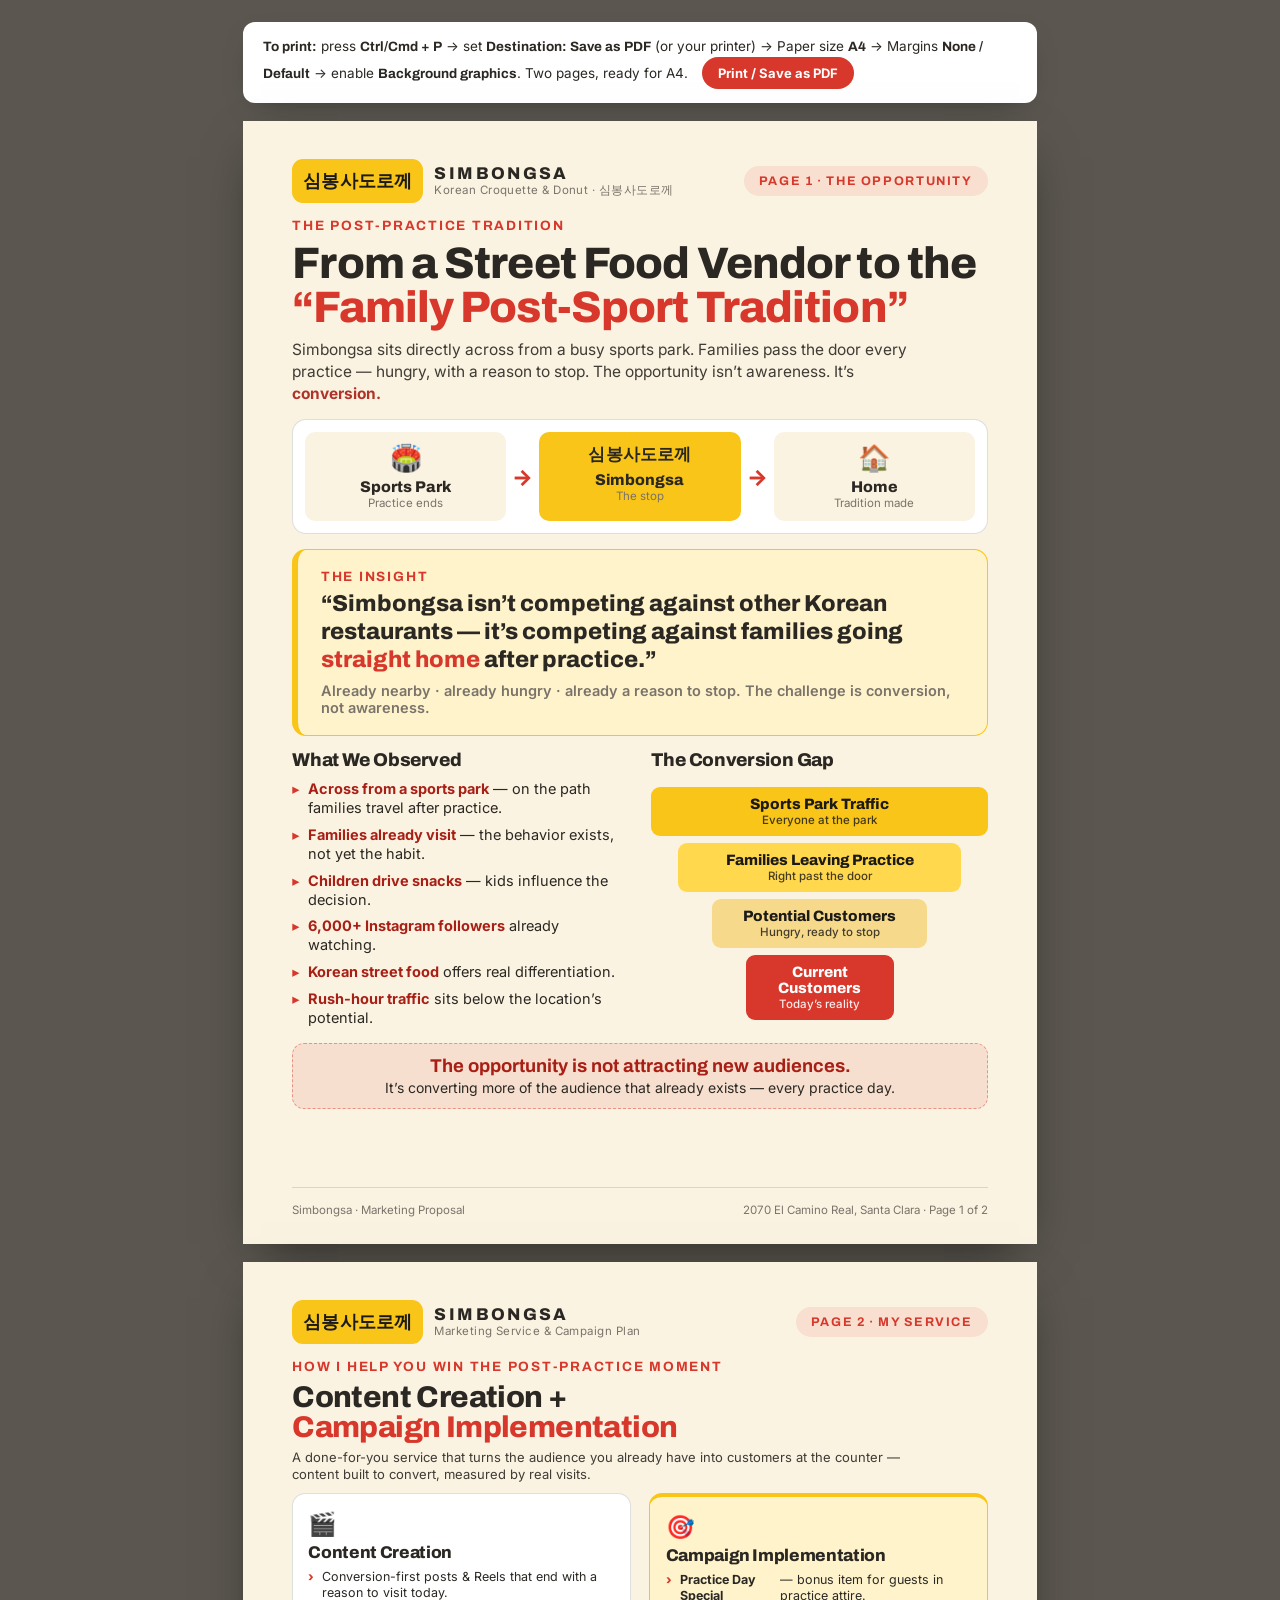
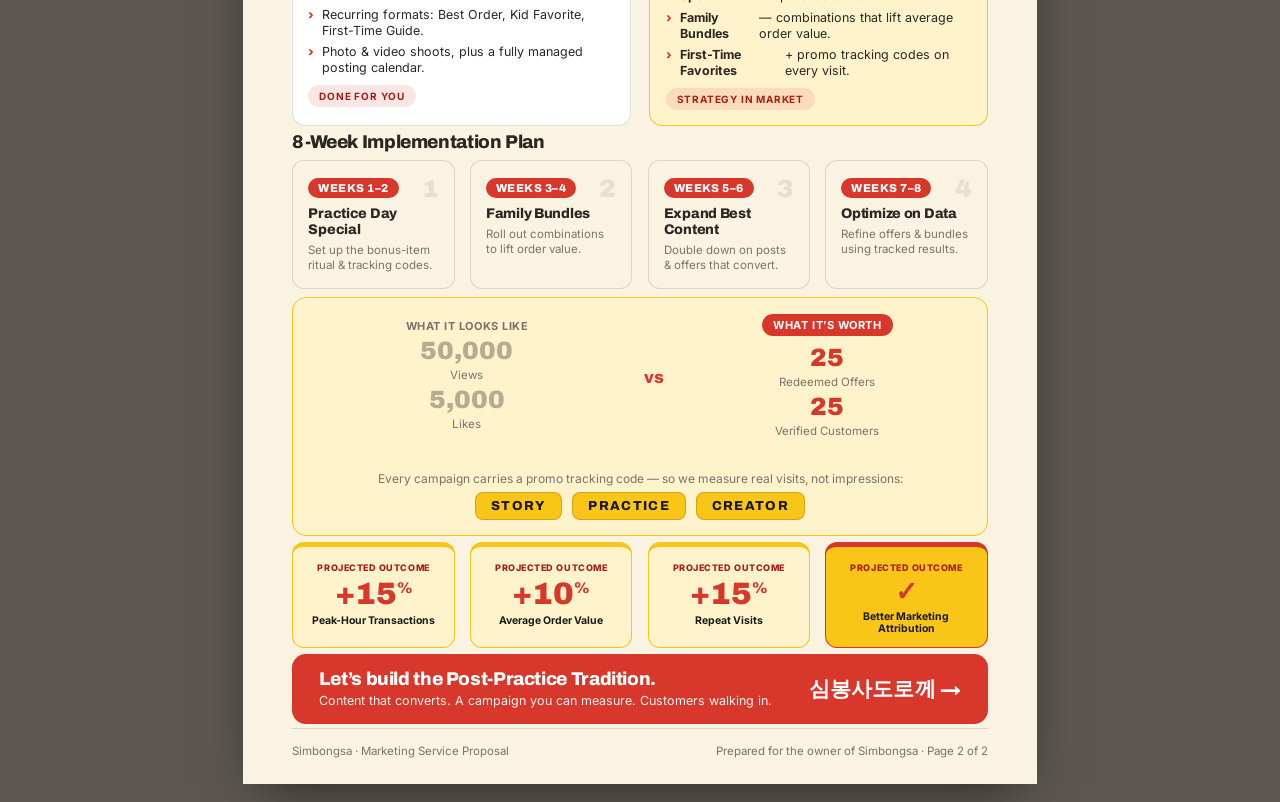
<file: poster.html>
<!DOCTYPE html>
<html lang="en">
<head>
<meta charset="UTF-8" />
<meta name="viewport" content="width=device-width, initial-scale=1.0" />
<title>Simbongsa — Opportunity &amp; Service (A4 Poster)</title>
<link rel="preconnect" href="https://fonts.googleapis.com" />
<link rel="preconnect" href="https://fonts.gstatic.com" crossorigin />
<link href="https://fonts.googleapis.com/css2?family=Archivo:wght@400;500;600;700;800;900&family=Inter:wght@400;500;600;700&display=swap" rel="stylesheet" />
<style>
  :root{
    --yellow:#F8C518; --yellow-2:#FFD84D; --red:#D7382B; --red-deep:#A81F16;
    --cream:#FBF3E2; --cream-2:#F4E6C9; --charcoal:#1C1A17; --ink:#2B2823; --muted:#7A736A;
    --line:rgba(28,26,23,.14);
  }
  *{margin:0;padding:0;box-sizing:border-box;}
  html,body{background:#5b5750;}
  body{font-family:'Inter',system-ui,sans-serif;color:var(--ink);-webkit-font-smoothing:antialiased;}
  h1,h2,h3,h4{font-family:'Archivo',sans-serif;font-weight:800;letter-spacing:-.02em;line-height:1.04;}

  /* ---- Print plumbing ---- */
  @page{ size:A4; margin:0; }
  .page{
    position:relative;
    width:210mm; height:297mm;
    margin:0 auto; overflow:hidden;
    background:var(--cream);
    -webkit-print-color-adjust:exact; print-color-adjust:exact;
  }
  .page--1{ margin-top:18px; }
  .page--2{ margin:18px auto; }
  @media print{
    html,body{background:#fff;}
    .no-print{display:none !important;}
    .page{ margin:0 !important; box-shadow:none !important; }
    .page--break{ page-break-before:always; break-before:page; }
  }
  @media screen{
    .page{ box-shadow:0 18px 50px -18px rgba(0,0,0,.6); }
  }

  /* ---- Print helper banner ---- */
  .helper{
    max-width:210mm;margin:22px auto 4px;padding:14px 20px;border-radius:12px;
    background:#fff;color:#2b2823;font-size:13.5px;line-height:1.5;
    box-shadow:0 10px 30px -16px rgba(0,0,0,.5);
  }
  .helper b{font-family:'Archivo';}
  .helper button{
    margin-left:10px;border:0;cursor:pointer;background:var(--red);color:#fff;
    font-weight:700;padding:8px 16px;border-radius:999px;font-size:13px;font-family:'Inter';
  }

  /* ============ shared poster bits ============ */
  .pad{ padding:10mm 13mm 7mm; height:100%; display:flex; flex-direction:column; }
  .brandbar{ display:flex; align-items:center; justify-content:space-between; margin-bottom:4mm; }
  .brand{ display:flex; align-items:center; gap:11px; }
  .brand__mark{
    min-width:44px;height:44px;padding:0 11px;border-radius:11px;background:var(--yellow);color:var(--charcoal);
    display:grid;place-items:center;font-family:'Archivo';font-weight:900;font-size:18px;letter-spacing:.01em;white-space:nowrap;
  }
  .brand__name{font-family:'Archivo';font-weight:800;letter-spacing:.14em;font-size:17px;}
  .brand__sub{font-size:11.5px;color:var(--muted);letter-spacing:.04em;}
  .pageflag{
    font-family:'Archivo';font-weight:700;font-size:12.5px;letter-spacing:.13em;text-transform:uppercase;
    color:var(--red);background:rgba(215,56,43,.1);padding:8px 15px;border-radius:999px;
  }
  .kicker{
    font-family:'Archivo';font-weight:700;font-size:13.5px;letter-spacing:.13em;text-transform:uppercase;
    color:var(--red);margin-bottom:8px;display:block;
  }
  .footer{
    margin-top:auto;padding-top:4mm;border-top:1px solid var(--line);
    display:flex;justify-content:space-between;align-items:center;
    font-size:11.5px;color:var(--muted);
  }

  /* ============ PAGE 1 — THE OPPORTUNITY ============ */
  .p1-hero{ margin-bottom:4mm; }
  .p1-hero h1{ font-size:44px; line-height:1.0; }
  .p1-hero h1 .hl{ color:var(--red); }
  .p1-hero p{ font-size:15.5px; line-height:1.4; color:var(--ink); opacity:.9; max-width:165mm; margin-top:10px; }
  .p1-hero p b{ color:var(--red-deep); }

  .journey{
    display:flex;align-items:stretch;gap:6px;background:#fff;border:1px solid var(--line);
    border-radius:14px;padding:12px;margin-bottom:4mm;
  }
  .journey__node{flex:1;text-align:center;padding:11px 6px;border-radius:10px;background:var(--cream);}
  .journey__node.is-active{background:var(--yellow);}
  .journey__ic{font-size:26px;font-family:'Archivo';font-weight:900;}
  .journey__node.is-active .journey__ic{font-size:17px;letter-spacing:.01em;}
  .journey__lb{font-family:'Archivo';font-weight:800;font-size:15.5px;margin-top:5px;}
  .journey__sb{font-size:11.5px;color:var(--muted);margin-top:1px;}
  .journey__ar{align-self:center;color:var(--red);font-weight:800;font-size:22px;}

  .insight{
    background:#FFF3CC;color:var(--ink);border:1px solid var(--yellow);border-left:6px solid var(--yellow);
    border-radius:14px;padding:5mm 6mm;margin-bottom:4mm;
  }
  .insight .kicker{color:var(--red);margin-bottom:6px;}
  .insight p{font-family:'Archivo';font-weight:800;font-size:23px;line-height:1.2;}
  .insight p .hl{color:var(--red);}
  .insight small{display:block;margin-top:9px;font-family:'Inter';font-weight:600;font-size:14.5px;color:var(--muted);}

  .twocol{ display:grid; grid-template-columns:1fr 1fr; gap:6mm; margin-bottom:4mm; }
  .obs h3, .funnel h3{ font-size:18.5px; margin-bottom:10px; }
  .obs ul{ list-style:none; display:flex; flex-direction:column; gap:8px; }
  .obs li{ font-size:14.5px; line-height:1.3; display:flex; gap:8px; align-items:flex-start; color:var(--ink); }
  .obs li b{ color:var(--red-deep); }
  .tick{ color:var(--red); font-weight:800; }

  .funnel{ display:flex; flex-direction:column; gap:7px; }
  .fstage{
    border-radius:9px;padding:9px 11px;text-align:center;
    font-family:'Archivo';font-weight:800;font-size:15px;color:var(--charcoal);
  }
  .fstage span{display:block;font-family:'Inter';font-weight:500;font-size:11.5px;opacity:.82;margin-top:1px;}
  .fstage.s1{width:100%;background:var(--yellow);}
  .fstage.s2{width:84%;align-self:center;background:var(--yellow-2);}
  .fstage.s3{width:64%;align-self:center;background:#F6D98A;}
  .fstage.s4{width:44%;align-self:center;background:var(--red);color:#fff;}
  .fstage.s4 span{opacity:.9;}

  .gapband{
    background:rgba(215,56,43,.1);border:1px dashed rgba(215,56,43,.45);border-radius:12px;
    padding:12px 18px;text-align:center;
  }
  .gapband b{font-family:'Archivo';color:var(--red-deep);font-size:18.5px;}
  .gapband span{display:block;font-size:14px;color:var(--ink);margin-top:3px;}

  /* ============ PAGE 2 — MY SERVICE ============ */
  .p2-hero{ margin-bottom:2.5mm; }
  .p2-hero h1{ font-size:30px; line-height:1.0; }
  .p2-hero h1 .hl{ color:var(--red); }
  .p2-hero p{ font-size:13px; line-height:1.36; color:var(--ink); opacity:.9; margin-top:7px; max-width:172mm; }

  .svc-grid{ display:grid; grid-template-columns:1fr 1fr; gap:5mm; margin-bottom:2mm; }
  .svc{
    border:1px solid var(--line);border-radius:13px;padding:4mm;background:#fff;
  }
  .svc--dark{ background:#FFF3CC; color:var(--ink); border:1px solid var(--yellow); border-top:4px solid var(--yellow); }
  .svc__ic{ font-size:23px; margin-bottom:6px; }
  .svc h3{ font-size:17px; margin-bottom:8px; }
  .svc--dark h3{ color:var(--ink); }
  .svc ul{ list-style:none; display:flex; flex-direction:column; gap:5px; }
  .svc li{ font-size:12.5px; line-height:1.3; display:flex; gap:8px; align-items:flex-start; }
  .svc--dark li{ color:var(--ink); }
  .svc li .b{ color:var(--red); font-weight:800; }
  .svc--dark li .b{ color:var(--red); }
  .svc__tag{
    display:inline-block;margin-top:8px;font-size:10px;font-weight:700;letter-spacing:.08em;text-transform:uppercase;
    color:var(--red-deep);background:rgba(215,56,43,.12);padding:5px 11px;border-radius:999px;
  }

  .plan{ margin-bottom:2mm; }
  .plan h2{ font-size:18.5px; margin-bottom:2mm; }
  .timeline{ display:grid; grid-template-columns:repeat(4,1fr); gap:4mm; }
  .tcard{
    border:1px solid var(--line);border-radius:12px;padding:4mm;background:var(--cream);
    position:relative;
  }
  .tcard__wk{
    font-family:'Archivo';font-weight:800;font-size:11.5px;letter-spacing:.04em;text-transform:uppercase;
    color:#fff;background:var(--red);padding:4px 10px;border-radius:999px;display:inline-block;margin-bottom:8px;
  }
  .tcard h4{ font-size:14px; margin-bottom:5px; line-height:1.14; }
  .tcard p{ font-size:11.5px; color:var(--muted); line-height:1.3; }
  .tcard__n{ position:absolute;top:4mm;right:4mm;font-family:'Archivo';font-weight:900;color:rgba(28,26,23,.09);font-size:25px;line-height:1;}

  .measure{
    display:grid;grid-template-columns:1.1fr auto 1fr;gap:5mm;align-items:center;
    background:#FFF3CC;border:1px solid var(--yellow);border-radius:14px;padding:4mm;color:var(--ink);margin-bottom:1.5mm;
  }
  .mside{text-align:center;}
  .mside .lab{font-size:11px;font-weight:700;letter-spacing:.05em;text-transform:uppercase;color:var(--muted);margin-bottom:5px;}
  .mside.real .lab{color:#fff;background:var(--red);display:inline-block;padding:4px 11px;border-radius:999px;}
  .mrow{margin:4px 0;}
  .mrow b{font-family:'Archivo';font-weight:900;font-size:25px;line-height:1;display:block;}
  .vanity .mrow b{color:rgba(28,26,23,.32);}
  .real .mrow b{color:var(--red);}
  .mrow span{font-size:11.5px;color:var(--muted);}
  .mvs{font-family:'Archivo';font-weight:800;color:var(--red);font-size:17px;}
  .codes{margin-top:2.5mm;text-align:center;}
  .codes .cintro{font-size:12px;color:var(--muted);margin-bottom:6px;}
  .chip{
    font-family:'Archivo';font-weight:800;letter-spacing:.1em;font-size:13px;color:var(--charcoal);
    background:var(--yellow);border:1px solid rgba(28,26,23,.18);padding:6px 15px;border-radius:8px;margin:0 5px;display:inline-block;
  }

  .impact{ display:grid; grid-template-columns:repeat(4,1fr); gap:4mm; margin-bottom:1.5mm; }
  .icard{
    border:1px solid var(--yellow);border-top:5px solid var(--yellow);border-radius:12px;
    padding:3mm;text-align:center;background:#FFF3CC;
  }
  .icard .out{
    display:block;font-size:9px;font-weight:800;letter-spacing:.06em;text-transform:uppercase;
    color:var(--red-deep);margin-bottom:5px;
  }
  .icard b{ font-family:'Archivo';font-weight:900;font-size:31px;color:var(--red);line-height:1;display:block; }
  .icard b small{ font-size:.5em;vertical-align:super; }
  .icard span{ font-size:10.5px;color:var(--charcoal);font-weight:700;display:block;margin-top:5px;line-height:1.18; }
  .icard.soft{ background:var(--yellow);border-color:var(--red);border-top-color:var(--red); }
  .icard.soft b{ color:var(--red);font-size:27px; }

  .cta{
    background:var(--red);color:#fff;border-radius:14px;padding:4mm 7mm;
    display:flex;justify-content:space-between;align-items:center;gap:6mm;
  }
  .cta h3{ color:#fff;font-size:18.5px;line-height:1.12; }
  .cta p{ font-size:12.5px;opacity:.94;margin-top:4px; }
  .cta__mark{ font-family:'Archivo';font-weight:900;font-size:21px;white-space:nowrap;letter-spacing:.01em; }
</style>
</head>
<body>

<!-- on-screen only: print guidance -->
<div class="helper no-print">
  <b>To print:</b> press <b>Ctrl/Cmd + P</b> → set <b>Destination: Save as PDF</b> (or your printer) →
  Paper size <b>A4</b> → Margins <b>None / Default</b> → enable <b>Background graphics</b>. Two pages, ready for A4.
  <button onclick="window.print()">Print / Save as PDF</button>
</div>

<!-- ================= PAGE 1 — THE OPPORTUNITY ================= -->
<section class="page page--1">
  <div class="pad">
    <div class="brandbar">
      <div class="brand">
        <div class="brand__mark">심봉사도로께</div>
        <div>
          <div class="brand__name">SIMBONGSA</div>
          <div class="brand__sub">Korean Croquette &amp; Donut · 심봉사도로께</div>
        </div>
      </div>
      <div class="pageflag">Page 1 · The Opportunity</div>
    </div>

    <div class="p1-hero">
      <span class="kicker">The Post-Practice Tradition</span>
      <h1>From a Street Food Vendor to the<br /><span class="hl">“Family Post-Sport Tradition”</span></h1>
      <p>Simbongsa sits directly across from a busy sports park. Families pass the door every practice — hungry, with a reason to stop. The opportunity isn’t awareness. It’s <b>conversion.</b></p>
    </div>

    <div class="journey">
      <div class="journey__node"><div class="journey__ic">🏟️</div><div class="journey__lb">Sports Park</div><div class="journey__sb">Practice ends</div></div>
      <div class="journey__ar">→</div>
      <div class="journey__node is-active"><div class="journey__ic">심봉사도로께</div><div class="journey__lb">Simbongsa</div><div class="journey__sb">The stop</div></div>
      <div class="journey__ar">→</div>
      <div class="journey__node"><div class="journey__ic">🏠</div><div class="journey__lb">Home</div><div class="journey__sb">Tradition made</div></div>
    </div>

    <div class="insight">
      <span class="kicker">The Insight</span>
      <p>“Simbongsa isn’t competing against other Korean restaurants — it’s competing against families going <span class="hl">straight home</span> after practice.”</p>
      <small>Already nearby · already hungry · already a reason to stop. The challenge is conversion, not awareness.</small>
    </div>

    <div class="twocol">
      <div class="obs">
        <h3>What We Observed</h3>
        <ul>
          <li><span class="tick">▸</span><span><b>Across from a sports park</b> — on the path families travel after practice.</span></li>
          <li><span class="tick">▸</span><span><b>Families already visit</b> — the behavior exists, not yet the habit.</span></li>
          <li><span class="tick">▸</span><span><b>Children drive snacks</b> — kids influence the decision.</span></li>
          <li><span class="tick">▸</span><span><b>6,000+ Instagram followers</b> already watching.</span></li>
          <li><span class="tick">▸</span><span><b>Korean street food</b> offers real differentiation.</span></li>
          <li><span class="tick">▸</span><span><b>Rush-hour traffic</b> sits below the location’s potential.</span></li>
        </ul>
      </div>
      <div class="funnel">
        <h3>The Conversion Gap</h3>
        <div class="fstage s1">Sports Park Traffic<span>Everyone at the park</span></div>
        <div class="fstage s2">Families Leaving Practice<span>Right past the door</span></div>
        <div class="fstage s3">Potential Customers<span>Hungry, ready to stop</span></div>
        <div class="fstage s4">Current Customers<span>Today’s reality</span></div>
      </div>
    </div>

    <div class="gapband">
      <b>The opportunity is not attracting new audiences.</b>
      <span>It’s converting more of the audience that already exists — every practice day.</span>
    </div>

    <div class="footer">
      <span>Simbongsa · Marketing Proposal</span>
      <span>2070 El Camino Real, Santa Clara · Page 1 of 2</span>
    </div>
  </div>
</section>

<!-- ================= PAGE 2 — MY SERVICE ================= -->
<section class="page page--2 page--break">
  <div class="pad">
    <div class="brandbar">
      <div class="brand">
        <div class="brand__mark">심봉사도로께</div>
        <div>
          <div class="brand__name">SIMBONGSA</div>
          <div class="brand__sub">Marketing Service &amp; Campaign Plan</div>
        </div>
      </div>
      <div class="pageflag">Page 2 · My Service</div>
    </div>

    <div class="p2-hero">
      <span class="kicker">How I Help You Win the Post-Practice Moment</span>
      <h1>Content Creation +<br /><span class="hl">Campaign Implementation</span></h1>
      <p>A done-for-you service that turns the audience you already have into customers at the counter — content built to convert, measured by real visits.</p>
    </div>

    <div class="svc-grid">
      <div class="svc">
        <div class="svc__ic">🎬</div>
        <h3>Content Creation</h3>
        <ul>
          <li><span class="b">›</span> Conversion-first posts &amp; Reels that end with a reason to visit today.</li>
          <li><span class="b">›</span> Recurring formats: Best Order, Kid Favorite, First-Time Guide.</li>
          <li><span class="b">›</span> Photo &amp; video shoots, plus a fully managed posting calendar.</li>
        </ul>
        <span class="svc__tag">Done for you</span>
      </div>
      <div class="svc svc--dark">
        <div class="svc__ic">🎯</div>
        <h3>Campaign Implementation</h3>
        <ul>
          <li><span class="b">›</span> <b>Practice Day Special</b> — bonus item for guests in practice attire.</li>
          <li><span class="b">›</span> <b>Family Bundles</b> — combinations that lift average order value.</li>
          <li><span class="b">›</span> <b>First-Time Favorites</b> + promo tracking codes on every visit.</li>
        </ul>
        <span class="svc__tag">Strategy in market</span>
      </div>
    </div>

    <div class="plan">
      <h2>8-Week Implementation Plan</h2>
      <div class="timeline">
        <div class="tcard"><span class="tcard__n">1</span><span class="tcard__wk">Weeks 1–2</span><h4>Practice Day Special</h4><p>Set up the bonus-item ritual &amp; tracking codes.</p></div>
        <div class="tcard"><span class="tcard__n">2</span><span class="tcard__wk">Weeks 3–4</span><h4>Family Bundles</h4><p>Roll out combinations to lift order value.</p></div>
        <div class="tcard"><span class="tcard__n">3</span><span class="tcard__wk">Weeks 5–6</span><h4>Expand Best Content</h4><p>Double down on posts &amp; offers that convert.</p></div>
        <div class="tcard"><span class="tcard__n">4</span><span class="tcard__wk">Weeks 7–8</span><h4>Optimize on Data</h4><p>Refine offers &amp; bundles using tracked results.</p></div>
      </div>
    </div>

    <div class="measure">
      <div class="mside vanity">
        <div class="lab">What it looks like</div>
        <div class="mrow"><b>50,000</b><span>Views</span></div>
        <div class="mrow"><b>5,000</b><span>Likes</span></div>
      </div>
      <div class="mvs">vs</div>
      <div class="mside real">
        <div class="lab">What it’s worth</div>
        <div class="mrow"><b>25</b><span>Redeemed Offers</span></div>
        <div class="mrow"><b>25</b><span>Verified Customers</span></div>
      </div>
      <div style="grid-column:1 / -1;">
        <div class="codes">
          <div class="cintro">Every campaign carries a promo tracking code — so we measure real visits, not impressions:</div>
          <span class="chip">STORY</span><span class="chip">PRACTICE</span><span class="chip">CREATOR</span>
        </div>
      </div>
    </div>

    <div class="impact">
      <div class="icard"><span class="out">Projected Outcome</span><b>+15<small>%</small></b><span>Peak-Hour Transactions</span></div>
      <div class="icard"><span class="out">Projected Outcome</span><b>+10<small>%</small></b><span>Average Order Value</span></div>
      <div class="icard"><span class="out">Projected Outcome</span><b>+15<small>%</small></b><span>Repeat Visits</span></div>
      <div class="icard soft"><span class="out">Projected Outcome</span><b>✓</b><span>Better Marketing Attribution</span></div>
    </div>

    <div class="cta">
      <div>
        <h3>Let’s build the Post-Practice Tradition.</h3>
        <p>Content that converts. A campaign you can measure. Customers walking in.</p>
      </div>
      <div class="cta__mark">심봉사도로께 →</div>
    </div>

    <div class="footer">
      <span>Simbongsa · Marketing Service Proposal</span>
      <span>Prepared for the owner of Simbongsa · Page 2 of 2</span>
    </div>
  </div>
</section>

</body>
</html>
</file>
<file: styles.css>
/* ============================================================
   SIMBONGSA — The Post-Practice Tradition
   Palette inspired by the brand: marigold yellow, warm reds,
   cream tones, charcoal accents.
   ============================================================ */

:root {
  --yellow:   #F8C518;   /* logo background */
  --yellow-2: #FFD84D;
  --red:      #D7382B;   /* warm street-food red */
  --red-deep: #A81F16;
  --cream:    #FBF3E2;
  --cream-2:  #F4E6C9;
  --charcoal: #1C1A17;
  --charcoal-2:#2A2722;
  --ink:      #2B2823;
  --muted:    #7A736A;
  --line:     rgba(28,26,23,.12);
  --gold:     #F8C518;

  --maxw: 1180px;
  --ease: cubic-bezier(.22,.61,.36,1);
  --shadow: 0 24px 60px -24px rgba(28,26,23,.35);
  --shadow-sm: 0 10px 30px -16px rgba(28,26,23,.4);
}

* { margin: 0; padding: 0; box-sizing: border-box; }

html { scroll-behavior: smooth; -webkit-text-size-adjust: 100%; }

body {
  font-family: 'Inter', system-ui, sans-serif;
  color: var(--ink);
  background: var(--cream);
  line-height: 1.6;
  overflow-x: hidden;
  -webkit-font-smoothing: antialiased;
}

h1, h2, h3, .display {
  font-family: 'Archivo', 'Inter', sans-serif;
  font-weight: 800;
  letter-spacing: -.02em;
  line-height: 1.04;
}

a { color: inherit; text-decoration: none; }
.container { width: 100%; max-width: var(--maxw); margin: 0 auto; padding: 0 28px; }

/* ---------- Reveal animation ---------- */
.reveal {
  opacity: 0;
  transform: translateY(34px);
  transition: opacity .9s var(--ease), transform .9s var(--ease);
  will-change: opacity, transform;
}
.reveal.is-visible { opacity: 1; transform: none; }
@media (prefers-reduced-motion: reduce) {
  .reveal { opacity: 1; transform: none; transition: none; }
  html { scroll-behavior: auto; }
}

/* ============================================================
   NAV
   ============================================================ */
.nav {
  position: fixed; top: 0; left: 0; right: 0; z-index: 100;
  display: flex; align-items: center; justify-content: space-between;
  padding: 16px 28px;
  background: rgba(251,243,226,0);
  transition: background .4s var(--ease), box-shadow .4s var(--ease), padding .4s var(--ease);
}
.nav.is-stuck {
  background: rgba(251,243,226,.86);
  backdrop-filter: saturate(160%) blur(14px);
  -webkit-backdrop-filter: saturate(160%) blur(14px);
  box-shadow: 0 1px 0 var(--line);
  padding: 10px 28px;
}
.nav__brand { display: flex; align-items: center; gap: 10px; }
.nav__mark {
  display: grid; place-items: center;
  width: 34px; height: 34px; border-radius: 9px;
  background: var(--yellow); color: var(--charcoal);
  font-family: 'Archivo'; font-weight: 900; font-size: 18px;
  box-shadow: var(--shadow-sm);
}
.nav__name { font-family: 'Archivo'; font-weight: 800; letter-spacing: .14em; font-size: 15px; }
.nav__links { display: flex; gap: 26px; }
.nav__links a { font-size: 14px; font-weight: 500; color: var(--ink); opacity: .72; transition: opacity .2s; }
.nav__links a:hover { opacity: 1; }
.nav__cta {
  background: var(--charcoal); color: var(--cream);
  padding: 9px 18px; border-radius: 999px; font-size: 13.5px; font-weight: 600;
  transition: transform .2s var(--ease), background .2s;
}
.nav__cta:hover { transform: translateY(-2px); background: var(--red); }
@media (max-width: 860px) { .nav__links { display: none; } }

/* ============================================================
   BUTTONS / SHARED
   ============================================================ */
.btn {
  display: inline-flex; align-items: center; gap: 8px;
  padding: 15px 28px; border-radius: 999px;
  font-weight: 600; font-size: 16px;
  transition: transform .22s var(--ease), box-shadow .22s var(--ease), background .22s;
}
.btn--primary { background: var(--red); color: #fff; box-shadow: 0 14px 30px -12px rgba(215,56,43,.7); }
.btn--primary:hover { transform: translateY(-3px); box-shadow: 0 20px 40px -12px rgba(215,56,43,.8); }
.btn--ghost { background: rgba(28,26,23,.06); color: var(--ink); }
.btn--ghost:hover { transform: translateY(-3px); background: rgba(28,26,23,.1); }

.eyebrow {
  display: inline-block; font-size: 13px; font-weight: 600; letter-spacing: .12em;
  text-transform: uppercase; color: var(--red-deep);
  background: rgba(215,56,43,.1); padding: 7px 14px; border-radius: 999px;
  margin-bottom: 24px;
}
.kicker {
  display: inline-block; font-family: 'Archivo'; font-weight: 700;
  font-size: 13px; letter-spacing: .16em; text-transform: uppercase;
  margin-bottom: 18px;
}
.kicker--red { color: var(--red); }
.kicker--gold { color: var(--gold); }

.section { position: relative; padding: 120px 0; }
.section--cream { background: var(--cream); }
.section--white { background: #FFFDF8; }
.section--dark { background: var(--charcoal); color: var(--cream); }
.section__head { max-width: 760px; margin: 0 auto 64px; text-align: center; }
.section__title { font-size: clamp(2.1rem, 5vw, 3.4rem); margin-bottom: 18px; }
.section__title--light { color: var(--cream); }
.section__lead { font-size: clamp(1.05rem, 2vw, 1.25rem); color: var(--muted); }
.section__lead--light { color: rgba(251,243,226,.72); }

.hl { color: var(--red); }
.hl-gold { color: var(--gold); }

/* ============================================================
   HERO
   ============================================================ */
.hero {
  position: relative; min-height: 100vh;
  display: flex; align-items: center;
  padding: 120px 0 80px;
  background:
    radial-gradient(1100px 600px at 78% -10%, rgba(248,197,24,.55), transparent 60%),
    radial-gradient(900px 600px at 0% 110%, rgba(215,56,43,.16), transparent 55%),
    var(--cream);
  overflow: hidden;
}
.hero__grain { position: absolute; inset: 0; pointer-events: none; opacity: .5;
  background-image: radial-gradient(rgba(28,26,23,.05) 1px, transparent 1px);
  background-size: 4px 4px; }
.hero__inner {
  position: relative; z-index: 2;
  width: 100%; max-width: var(--maxw); margin: 0 auto; padding: 0 28px;
  display: grid; grid-template-columns: 1.05fr .95fr; gap: 56px; align-items: center;
}
.hero__title { font-size: clamp(2.6rem, 6.4vw, 5rem); margin-bottom: 26px; }
.hero__title .hl { display: inline-block; }
.hero__sub { font-size: clamp(1.1rem, 2.2vw, 1.4rem); color: var(--ink); opacity: .82; max-width: 540px; margin-bottom: 38px; }
.hero__actions { display: flex; gap: 14px; flex-wrap: wrap; }

/* hero journey visual */
.hero__visual { position: relative; }
.journey {
  background: #fff; border: 1px solid var(--line); border-radius: 26px;
  padding: 34px 26px; box-shadow: var(--shadow);
  display: flex; align-items: stretch; justify-content: center; gap: 6px;
}
.journey__node {
  flex: 1; text-align: center; padding: 22px 8px; border-radius: 18px;
  background: var(--cream); transition: transform .3s var(--ease);
}
.journey__node--shop.is-active {
  background: var(--yellow);
  transform: scale(1.06);
  box-shadow: 0 18px 36px -16px rgba(248,197,24,.9);
}
.journey__icon { font-size: 34px; line-height: 1; margin-bottom: 12px; font-family: 'Archivo'; font-weight: 900; }
.journey__node--shop .journey__icon { color: var(--charcoal); }
.journey__label { font-family: 'Archivo'; font-weight: 800; font-size: 15px; }
.journey__sub { font-size: 12px; color: var(--muted); margin-top: 2px; }
.journey__arrow { align-self: center; font-size: 22px; color: var(--red); font-weight: 700; }
.hero__badge {
  position: absolute; right: -8px; bottom: -26px;
  background: var(--charcoal); color: var(--cream);
  padding: 14px 20px; border-radius: 16px; box-shadow: var(--shadow);
  display: flex; flex-direction: column; line-height: 1.2;
}
.hero__badge-num { font-family: 'Archivo'; font-weight: 900; color: var(--yellow); font-size: 24px; }
.hero__badge-text { font-size: 12px; max-width: 170px; opacity: .85; }

.scroll-hint { position: absolute; bottom: 26px; left: 50%; transform: translateX(-50%); z-index: 3; }
.scroll-hint span {
  display: block; width: 24px; height: 38px; border: 2px solid rgba(28,26,23,.35); border-radius: 14px; position: relative;
}
.scroll-hint span::after {
  content: ''; position: absolute; top: 7px; left: 50%; transform: translateX(-50%);
  width: 4px; height: 8px; border-radius: 4px; background: var(--red);
  animation: scrollDot 1.6s var(--ease) infinite;
}
@keyframes scrollDot { 0%{opacity:0;top:7px} 40%{opacity:1} 80%{opacity:0;top:18px} 100%{opacity:0} }

@media (max-width: 880px) {
  .hero__inner { grid-template-columns: 1fr; gap: 60px; }
  .hero__badge { position: static; margin-top: 28px; display: inline-flex; }
}

/* ============================================================
   SECTION 2 — OBSERVATION
   ============================================================ */
.obs-grid { display: grid; grid-template-columns: repeat(3, 1fr); gap: 22px; }
.obs-card {
  background: #fff; border: 1px solid var(--line); border-radius: 20px;
  padding: 32px 28px; box-shadow: var(--shadow-sm);
  transition: transform .3s var(--ease), box-shadow .3s var(--ease);
}
.obs-card:hover { transform: translateY(-6px); box-shadow: var(--shadow); }
.obs-card__icon {
  width: 56px; height: 56px; border-radius: 15px; display: grid; place-items: center;
  font-size: 28px; background: var(--cream-2); margin-bottom: 20px;
}
.obs-card h3 { font-size: 1.2rem; margin-bottom: 10px; }
.obs-card p { color: var(--muted); font-size: .98rem; }
@media (max-width: 900px) { .obs-grid { grid-template-columns: repeat(2,1fr); } }
@media (max-width: 600px) { .obs-grid { grid-template-columns: 1fr; } }

/* ============================================================
   SECTION 3 — INSIGHT
   ============================================================ */
.insight {
  background:
    radial-gradient(900px 500px at 50% -10%, rgba(248,197,24,.14), transparent 60%),
    var(--charcoal);
}
.insight__inner { max-width: 920px; text-align: center; }
.insight__quote { margin: 10px auto 50px; }
.insight__line {
  display: block; font-family: 'Archivo'; font-weight: 800; letter-spacing: -.02em;
  font-size: clamp(1.7rem, 4.6vw, 3.1rem); line-height: 1.12; color: var(--cream);
}
.insight__line--reveal { margin-top: 18px; color: rgba(251,243,226,.55); }
.insight__line--reveal.is-visible { color: var(--cream); }
.insight__points { display: flex; flex-wrap: wrap; justify-content: center; gap: 16px; margin-bottom: 44px; }
.insight__point {
  background: rgba(251,243,226,.06); border: 1px solid rgba(251,243,226,.14);
  padding: 12px 20px; border-radius: 999px; font-size: 1rem; font-weight: 500;
  display: flex; align-items: center; gap: 10px;
}
.insight__point span { color: var(--yellow); font-weight: 800; }
.insight__punch { font-family: 'Archivo'; font-weight: 800; font-size: clamp(1.3rem, 3vw, 1.9rem); }

/* ============================================================
   SECTION 4 — OPPORTUNITY (funnel)
   ============================================================ */
.funnel { max-width: 760px; margin: 0 auto 46px; position: relative; }
.funnel__stage {
  width: var(--w); margin: 0 auto 12px; min-height: 76px;
  background: #fff; border: 1px solid var(--line); border-radius: 16px;
  display: flex; flex-direction: column; justify-content: center; align-items: center;
  padding: 14px 20px; box-shadow: var(--shadow-sm); text-align: center;
  transition: transform .3s var(--ease);
}
.funnel__stage:nth-child(1){ background: var(--yellow); }
.funnel__stage:nth-child(2){ background: var(--yellow-2); }
.funnel__stage:nth-child(3){ background: #F6D98A; }
.funnel__stage--current {
  background: var(--red); color: #fff; border-color: transparent;
  box-shadow: 0 18px 40px -16px rgba(215,56,43,.7);
}
.funnel__stage:hover { transform: scale(1.015); }
.funnel__label { font-family: 'Archivo'; font-weight: 800; font-size: 1.05rem; }
.funnel__note { font-size: .85rem; opacity: .8; }
.funnel__stage--current .funnel__note { opacity: .9; }
.funnel__gap {
  position: absolute; right: -4px; top: 38%; transform: translateX(105%) rotate(0);
  display: flex; align-items: center; gap: 8px;
  font-family: 'Archivo'; font-weight: 800; color: var(--red); font-size: .95rem;
  background: rgba(215,56,43,.1); padding: 10px 16px; border-radius: 12px;
}
.funnel__gap-arrow { font-size: 1.3rem; }
.opportunity__statement {
  max-width: 700px; margin: 0 auto; text-align: center;
  font-size: clamp(1.2rem, 2.6vw, 1.7rem); font-family: 'Archivo'; font-weight: 600;
  line-height: 1.4;
}
.opportunity__statement strong { color: var(--red); }
.opportunity__statement em { color: var(--muted); font-style: italic; }
@media (max-width: 720px){ .funnel__gap { display: none; } }

/* ============================================================
   SECTION 5 — STRATEGY (pillars)
   ============================================================ */
.pillars { display: grid; grid-template-columns: repeat(3,1fr); gap: 24px; align-items: stretch; }
.pillar {
  position: relative; background: var(--cream); border: 1px solid var(--line);
  border-radius: 24px; padding: 40px 30px 34px; overflow: hidden;
  transition: transform .3s var(--ease), box-shadow .3s var(--ease);
}
.pillar:hover { transform: translateY(-8px); box-shadow: var(--shadow); }
.pillar--featured { background: var(--charcoal); color: var(--cream); }
.pillar--featured h3, .pillar--featured .pillar__num { color: var(--cream); }
.pillar__num {
  font-family: 'Archivo'; font-weight: 900; font-size: 3rem; color: rgba(28,26,23,.1);
  position: absolute; top: 14px; right: 22px; line-height: 1;
}
.pillar--featured .pillar__num { color: rgba(251,243,226,.14); }
.pillar__icon { font-size: 38px; margin-bottom: 18px; }
.pillar h3 { font-size: 1.35rem; margin-bottom: 12px; }
.pillar p { color: var(--muted); margin-bottom: 22px; }
.pillar--featured p { color: rgba(251,243,226,.7); }
.pillar__tag {
  display: inline-block; font-size: 12px; font-weight: 700; letter-spacing: .08em;
  text-transform: uppercase; color: var(--red-deep);
  background: rgba(215,56,43,.12); padding: 6px 12px; border-radius: 999px;
}
.pillar--featured .pillar__tag { color: var(--yellow); background: rgba(248,197,24,.15); }
@media (max-width: 860px){ .pillars { grid-template-columns: 1fr; } }

/* ============================================================
   SECTION 6 — INSTAGRAM PIVOT
   ============================================================ */
.pivot { display: grid; grid-template-columns: 1fr auto 1fr; gap: 28px; align-items: center; }
.pivot__col {
  background: #fff; border: 1px solid var(--line); border-radius: 24px;
  padding: 34px 30px; box-shadow: var(--shadow-sm); height: 100%;
}
.pivot__col--after { border: 2px solid var(--red); box-shadow: 0 22px 50px -22px rgba(215,56,43,.5); }
.pivot__tag {
  display: inline-block; font-size: 12px; font-weight: 700; letter-spacing: .12em;
  text-transform: uppercase; color: var(--muted);
  background: rgba(28,26,23,.06); padding: 6px 14px; border-radius: 999px; margin-bottom: 16px;
}
.pivot__tag--red { color: #fff; background: var(--red); }
.pivot__headline { font-size: 1.4rem; margin-bottom: 22px; min-height: 2.4em; }
.pivot__samples { display: flex; flex-direction: column; gap: 10px; margin-bottom: 18px; }
.post-card {
  display: flex; align-items: center; gap: 12px;
  padding: 13px 16px; border-radius: 13px; font-weight: 600; font-size: .95rem;
  background: var(--cream); border: 1px solid var(--line);
}
.post-card span { font-size: 18px; }
.post-card--muted { color: var(--muted); font-weight: 500; background: #F3F0E9; }
.pivot__col--after .post-card { background: rgba(248,197,24,.16); border-color: rgba(248,197,24,.4); }
.pivot__caption { font-size: .92rem; color: var(--muted); font-style: italic; }
.pivot__divider { font-size: 2rem; color: var(--red); font-weight: 800; text-align: center; }
@media (max-width: 860px){
  .pivot { grid-template-columns: 1fr; }
  .pivot__divider { transform: rotate(90deg); }
  .pivot__headline { min-height: auto; }
}

/* ============================================================
   SECTION 7 — MEASUREMENT
   ============================================================ */
.measure {
  display: grid; grid-template-columns: 1fr auto 1fr; gap: 24px; align-items: center;
  max-width: 880px; margin: 0 auto 50px;
}
.measure__side { border-radius: 22px; padding: 34px 30px; text-align: center; }
.measure__side--vanity { background: rgba(251,243,226,.06); border: 1px solid rgba(251,243,226,.14); }
.measure__side--real { background: var(--cream); color: var(--ink); box-shadow: var(--shadow); }
.measure__tag {
  display: inline-block; font-size: 12px; font-weight: 700; letter-spacing: .1em; text-transform: uppercase;
  color: rgba(251,243,226,.6); margin-bottom: 18px;
}
.measure__tag--red { color: #fff; background: var(--red); padding: 5px 12px; border-radius: 999px; }
.measure__stat { margin: 10px 0; }
.measure__stat strong { display: block; font-family: 'Archivo'; font-weight: 900; font-size: clamp(2rem,5vw,3rem); line-height: 1; }
.measure__side--vanity .measure__stat strong { color: rgba(251,243,226,.45); }
.measure__side--real .measure__stat strong { color: var(--red); }
.measure__stat span { font-size: .9rem; opacity: .75; }
.measure__vs { font-family: 'Archivo'; font-weight: 800; font-size: 1.2rem; color: var(--yellow); }

.codes { max-width: 720px; margin: 0 auto; text-align: center; }
.codes__intro, .codes__outro { color: rgba(251,243,226,.72); font-size: 1.02rem; }
.codes__row { display: flex; justify-content: center; gap: 14px; flex-wrap: wrap; margin: 22px 0; }
.code-chip {
  font-family: 'Archivo'; font-weight: 800; letter-spacing: .14em; font-size: 1rem;
  color: var(--charcoal); background: var(--yellow);
  padding: 12px 24px; border-radius: 12px; box-shadow: 0 12px 28px -14px rgba(248,197,24,.8);
}
.codes__outro { margin-top: 8px; color: var(--cream); font-weight: 500; }
@media (max-width: 720px){
  .measure { grid-template-columns: 1fr; }
  .measure__vs { transform: rotate(90deg); }
}

/* ============================================================
   SECTION 8 — TIMELINE
   ============================================================ */
.timeline { list-style: none; max-width: 760px; margin: 0 auto; position: relative; }
.timeline::before {
  content: ''; position: absolute; left: 130px; top: 8px; bottom: 8px; width: 2px;
  background: linear-gradient(var(--yellow), var(--red));
}
.timeline__item { display: grid; grid-template-columns: 130px 1fr; gap: 30px; padding: 18px 0; position: relative; }
.timeline__week {
  font-family: 'Archivo'; font-weight: 800; font-size: 1rem; color: var(--red);
  text-align: right; padding-top: 4px;
}
.timeline__body {
  background: var(--cream); border: 1px solid var(--line); border-radius: 18px;
  padding: 22px 26px; position: relative; box-shadow: var(--shadow-sm);
  transition: transform .3s var(--ease);
}
.timeline__body::before {
  content: ''; position: absolute; left: -30px; top: 26px; width: 16px; height: 16px;
  border-radius: 50%; background: var(--yellow); border: 3px solid #FFFDF8;
  box-shadow: 0 0 0 4px rgba(248,197,24,.25);
}
.timeline__item:hover .timeline__body { transform: translateX(6px); }
.timeline__body h3 { font-size: 1.2rem; margin-bottom: 6px; }
.timeline__body p { color: var(--muted); font-size: .96rem; }
@media (max-width: 620px){
  .timeline::before { left: 7px; }
  .timeline__item { grid-template-columns: 1fr; gap: 8px; padding-left: 34px; }
  .timeline__week { text-align: left; }
  .timeline__body::before { left: -34px; top: 8px; }
}

/* ============================================================
   SECTION 9 — IMPACT
   ============================================================ */
.metrics { display: grid; grid-template-columns: repeat(4,1fr); gap: 22px; }
.metric {
  background: #fff; border: 1px solid var(--line); border-radius: 22px;
  padding: 40px 26px; text-align: center; box-shadow: var(--shadow-sm);
  transition: transform .3s var(--ease), box-shadow .3s var(--ease);
}
.metric:hover { transform: translateY(-8px); box-shadow: var(--shadow); }
.metric__value {
  display: block; font-family: 'Archivo'; font-weight: 900; line-height: 1;
  font-size: clamp(2.6rem, 6vw, 3.6rem); color: var(--red); margin-bottom: 14px;
}
.metric__value span { font-size: .55em; vertical-align: super; }
.metric__value--text { color: var(--yellow); font-size: 3rem; }
.metric--soft { background: var(--charcoal); }
.metric--soft .metric__label { color: var(--cream); }
.metric__label { font-weight: 600; font-size: 1rem; color: var(--ink); }
@media (max-width: 900px){ .metrics { grid-template-columns: repeat(2,1fr); } }
@media (max-width: 500px){ .metrics { grid-template-columns: 1fr; } }

/* ============================================================
   FINALE
   ============================================================ */
.finale {
  background:
    radial-gradient(900px 500px at 50% 120%, rgba(215,56,43,.3), transparent 60%),
    radial-gradient(700px 400px at 50% -10%, rgba(248,197,24,.3), transparent 60%),
    var(--charcoal);
  color: var(--cream); text-align: center; padding: 140px 0 0; overflow: hidden;
}
.finale__grain { position: absolute; inset: 0; pointer-events: none; opacity: .35;
  background-image: radial-gradient(rgba(251,243,226,.05) 1px, transparent 1px); background-size: 4px 4px; }
.finale__inner { position: relative; z-index: 2; max-width: 880px; }
.finale__title { font-size: clamp(2.4rem, 6.5vw, 4.4rem); margin-bottom: 26px; }
.finale__sub { font-size: clamp(1.05rem, 2.4vw, 1.35rem); color: rgba(251,243,226,.78); max-width: 660px; margin: 0 auto 50px; }
.finale__journey {
  display: inline-flex; align-items: center; gap: 16px; flex-wrap: wrap; justify-content: center;
  background: rgba(251,243,226,.06); border: 1px solid rgba(251,243,226,.16);
  padding: 22px 30px; border-radius: 20px; margin-bottom: 44px;
}
.finale__node { font-family: 'Archivo'; font-weight: 800; font-size: clamp(1.1rem,3vw,1.5rem); }
.finale__node--mark { color: var(--charcoal); background: var(--yellow); padding: 10px 20px; border-radius: 12px; }
.finale__arrow { color: var(--red); font-size: 1.6rem; font-weight: 800; }
.finale__cta { margin-bottom: 90px; }

.footer {
  position: relative; z-index: 2;
  border-top: 1px solid rgba(251,243,226,.12);
  padding: 34px 28px; display: flex; flex-direction: column; gap: 6px; align-items: center;
  font-size: .9rem; color: rgba(251,243,226,.6); text-align: center;
}
.footer__note { font-size: .82rem; opacity: .7; }
</file>
